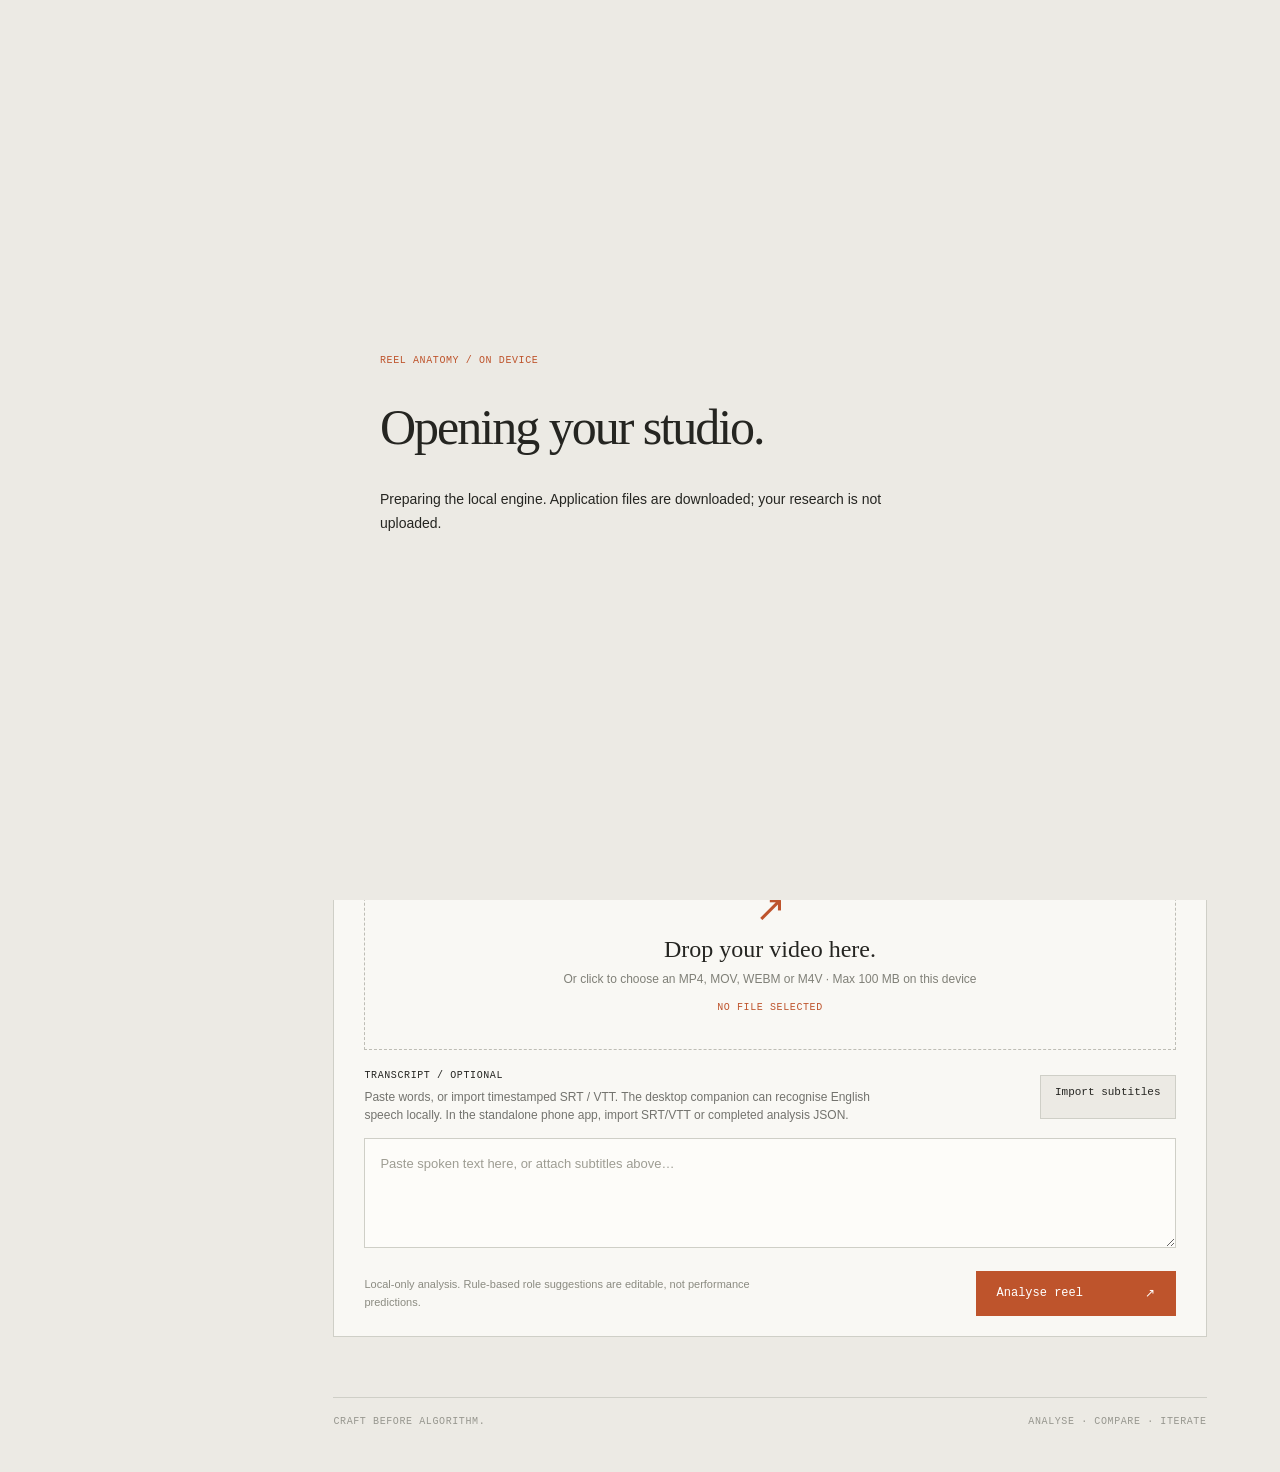
<file: index.html>
<!doctype html>
<html lang="en">
<head>
  <meta charset="utf-8">
  <meta name="viewport" content="width=device-width, initial-scale=1, viewport-fit=cover">
  <meta name="referrer" content="no-referrer"><meta http-equiv="Content-Security-Policy" content="default-src 'self'; script-src 'self' 'unsafe-eval' 'wasm-unsafe-eval' https://accounts.google.com/gsi/client; worker-src 'self' blob:; style-src 'self' 'unsafe-inline' https://accounts.google.com/gsi/style; frame-src https://accounts.google.com/gsi/; img-src 'self' data: blob:; media-src 'self' blob:; connect-src 'self' https://accounts.google.com/gsi/ https://www.googleapis.com https://youtubeanalytics.googleapis.com https://api.crossref.org https://www.ebi.ac.uk https://en.wikipedia.org https://huggingface.co https://*.huggingface.co https://*.hf.co https://raw.githubusercontent.com; object-src 'none'; base-uri 'self'; form-action 'none'"><meta name="theme-color" content="#eceae4">
  <link rel="manifest" href="./manifest.webmanifest">
  <link rel="apple-touch-icon" href="./icons/icon-180.png">
  <meta name="apple-mobile-web-app-capable" content="yes">
  <meta name="apple-mobile-web-app-status-bar-style" content="default">
  <meta name="apple-mobile-web-app-title" content="Reel Anatomy">
  <title>Reel Anatomy · Creative analysis workbench</title>
  <link rel="stylesheet" href="./web/style.css">
  <link rel="stylesheet" href="./web/studio.css">
  <link rel="stylesheet" href="./phone.css">
<link rel="icon" href="./icons/icon-192.png"><link rel="stylesheet" href="./sanctum.css"><link rel="stylesheet" href="./factory.css"><link rel="stylesheet" href="./release_desk.css"><link rel="stylesheet" href="./creative_lab.css"><link rel="stylesheet" href="./connections.css"></head>
<body>
  <div class="shell">
    <header class="topbar">
      <div class="brand" aria-label="Reel Anatomy">
        <div class="brand-mark"><span></span><span></span><span></span></div>
        <div class="brand-name">REEL <strong>ANATOMY</strong></div>
      </div>
      <div class="top-center">ON-DEVICE RESEARCH / FILMING STUDIO <span class="version">1.0 RC</span></div>
      <button id="install-phone" class="outline-button">Install</button><div class="header-right"><span class="live-dot"></span><span id="system-status">Checking local engine</span></div>
    </header>
    <div class="workspace">
      <aside class="sidebar">
        <div class="side-top">
          <div class="eyebrow">LIBRARY <span id="project-count">00</span></div>
          <button class="side-new" id="new-project">+ New analysis</button>
        </div>
        <nav id="project-list" class="project-list" aria-label="Saved projects"></nav>
        <div class="side-bottom">
          <span class="eyebrow">WORKFLOW</span>
          <p>01 / Import a video</p>
          <p>02 / Inspect speech &amp; edits</p>
          <p>03 / Compare what performed</p>
          <div class="privacy">PRIVATE BY DESIGN <span>↗</span><small>Video stays on this device. No automatic Instagram scraping or paid AI calls.</small></div>
        </div>
      </aside>
      <main class="main">
        <nav class="workspace-tabs" aria-label="Research workflow">
          <button data-studio-tab="home">Start</button><button data-studio-tab="sanctum">Sanctum</button><button data-studio-tab="library">Library</button><button data-studio-tab="breakdown" class="selected">Breakdown</button><button data-studio-tab="patterns">Patterns</button><button data-studio-tab="create">Studio</button><button data-studio-tab="factory">Reel Factory</button><button data-studio-tab="results">Results</button><button data-studio-tab="settings" class="settings-tab">Settings</button>
        </nav>
        <div class="research-bar"><label>RESEARCH PROJECT <select id="research-select" aria-label="Research project"></select></label><button id="new-research" class="outline-button">New project</button><span id="research-context"></span></div>
<section id="studio-sanctum" class="studio-pane sanctum-pane" hidden>
  <div class="sanctum-heading"><div><span class="kicker">ULTRON / RESEARCH WORKSPACE</span><h1>Enter the <em>Sanctum.</em></h1><p>Collect evidence. Challenge the convenient answer. Make something worth testing.</p></div><span class="pill" id="sanctum-engine">EVIDENCE MODE · NO MODEL LOADED</span></div>
  <div id="sanctum-stats" class="mini-stats" aria-live="polite"></div>
  <nav class="room-tabs" aria-label="Sanctum workspace"><button data-room="sources" class="selected">Archives</button><button data-room="investigate">Cerebro</button><button data-room="claims">Evidence board</button><button data-room="ultron">Ask Ultron</button><button data-room="lab">Creative Lab</button></nav>
  <div id="room-lab" hidden>
 <div class="section-top"><div><span class="kicker">AUDIENCE → ORIGINALITY → FEEDBACK</span><h2>Make the next post more deliberate.</h2></div></div>
 <p class="small-note">Local, inspectable tools. No invented audience, trained quality score, or prediction of reach.</p>
 <nav class="lab-tabs" aria-label="Creative Lab sections"><button data-lab-tab="voice">Channel playbook</button><button data-lab-tab="audience">Audience questions</button><button data-lab-tab="review">Script review</button><button data-lab-tab="retention">Retention map</button></nav>
 <section id="lab-voice">
  <form id="lab-profile-form" class="studio-card"><h3>Keep our voice, not somebody else's.</h3><label class="hypothesis-label">Audience<input id="lab-audience" maxlength="500" placeholder="Who this project serves"></label><label class="hypothesis-label">Voice and editorial principles<textarea id="lab-voice-rules" maxlength="1500" rows="3" placeholder="Direct, specific, conversational. Demonstrate before making claims."></textarea></label><div class="form-grid"><label>Prefer these phrases or habits<textarea id="lab-preferred" maxlength="1000" rows="3"></textarea></label><label>Avoid these phrases, one per line<textarea id="lab-avoid" maxlength="1000" rows="3" placeholder="game-changer&#10;you won't believe"></textarea></label></div><label class="hypothesis-label">Usual call to action<input id="lab-cta" maxlength="300"></label><label class="hypothesis-label">An example of our own writing, optional<textarea id="lab-example" maxlength="3000" rows="4"></textarea></label><label class="check-label"><input id="lab-example-owned" type="checkbox"> I own this example or have permission to adapt it.</label><label class="hypothesis-label">Pacing review threshold, words per minute<input id="lab-pace" type="number" min="80" max="260" value="180"></label><p class="small-note">This is user-authored guidance, not a trained voice model. Pacing is a rehearsal flag, not a retention forecast. The enabled local assistant receives a bounded part of this guidance; inspect its context before asking.</p><div class="actions"><button class="primary-button">Save playbook</button><button id="lab-use-profile" class="outline-button" type="button">Use in a filming brief</button><span id="lab-profile-version" class="small-note"></span></div></form>
 </section>
 <section id="lab-audience-panel" hidden>
  <div class="studio-card"><h3>What people actually ask.</h3><p>Import an authorised audience sample. The app keeps text, themes and source links, not author columns. Remove names and identifying details before import.</p><form id="lab-signal-form"><label class="hypothesis-label">Question, objection or request<textarea id="lab-signal-text" rows="3" maxlength="2000" required></textarea></label><div class="form-grid"><label>Theme<input id="lab-signal-theme" maxlength="120" placeholder="e.g. editing on a phone"></label><label>Type<select id="lab-signal-kind"><option value="question">Question</option><option value="objection">Objection</option><option value="request">Request</option><option value="unclassified">Unclassified</option></select></label><label>Public source URL, optional<input id="lab-signal-url" type="url" placeholder="https://…"></label><label>Provenance<input id="lab-signal-provenance" maxlength="500" required value="User-supplied audience sample"></label></div><label class="check-label"><input id="lab-audience-permission" type="checkbox" required> I may use this sample and have removed identifying details. Basic automated filtering is not complete anonymisation.</label><div class="actions"><button class="primary-button">Add observation</button><label class="file-mini">Import audience CSV<input id="lab-signal-csv" type="file" accept=".csv,text/csv"></label><button id="lab-signal-template" type="button" class="outline-button">CSV template</button></div><p class="small-note">Up to 500 rows per import, 5,000 per project. Columns: text, theme, signal_kind, source_url, provenance, observed_at. Repeat imports do not increase counts. Groups use your theme labels; they are not inferred psychological profiles.</p></form></div>
  <div id="lab-signal-groups"></div>
 </section>
 <section id="lab-review" hidden>
  <form id="lab-review-form" class="studio-card"><h3>Review the idea before seeing the score.</h3><p>No views or outcome ranks enter these checks. They flag dense speech, voice-rule conflicts, missing shot direction and wording overlap with supplied reference transcripts.</p><label class="hypothesis-label">Saved filming brief<select id="lab-plan" required></select></label><label class="hypothesis-label">Which beat actually delivers the opening promise?<select id="lab-payoff"><option value="">Not mapped yet</option></select></label><p class="small-note">You identify the payoff. The tool cannot infer truth or delivery from matching words. Reference matching covers up to 200 distinct assets and is not a plagiarism verdict.</p><button class="primary-button">Review saved script</button></form><div id="lab-reviews"></div>
 </section>
 <section id="lab-retention" hidden>
  <form id="lab-retention-form" class="studio-card"><h3>Put the actual audience curve beside the words.</h3><label class="hypothesis-label">Video in this project<select id="lab-retention-post" required></select></label><label class="hypothesis-label">Measured points: seconds, retention_percent<textarea id="lab-retention-points" rows="5" required placeholder="seconds,retention_percent&#10;0,100&#10;3,78&#10;8,61"></textarea></label><label class="file-mini">Read retention CSV<input id="lab-retention-csv" type="file" accept=".csv,text/csv"></label><div class="form-grid"><label>Measurement source<input id="lab-retention-source" maxlength="1000" required placeholder="Platform export or manually transcribed analytics"></label><label>Audience segment / filters<input id="lab-retention-label" maxlength="200" required value="All supplied viewers"></label><label>Observation date and time<input id="lab-retention-date" type="datetime-local" required></label><label>Sample size, if supplied<input id="lab-retention-n" type="number" min="1" step="1" placeholder="Unknown"></label></div><label class="check-label"><input id="lab-retention-permission" type="checkbox" required> These are real analytics I am authorised to use, not a prediction.</label><button class="primary-button">Save measured retention</button><p class="small-note">This schema uses audience percentages, not relative-retention indices or view counts. Repeat viewing can produce values over 100%. No interpolation is treated as a measured point.</p></form><label class="hypothesis-label">Saved observation<select id="lab-retention-series"></select></label><div id="lab-retention-result"></div>
 </section>
</div>

  <div id="room-sources">
    <div class="section-top"><h2>Sources, not just bookmarks.</h2><button id="source-new" class="primary-button">Add evidence</button></div>
    <p class="small-note">Everything is scoped to the selected research project. A search excerpt is not a read article. Source text stays on this device.</p>
    <div class="library-tools"><label class="grow">Search saved content<input id="source-search" type="search" placeholder="Search titles, abstracts and notes"></label><button id="source-refresh" class="outline-button">Search archive</button><label class="file-mini">Import TXT / Markdown / CSV<input id="source-files" type="file" multiple accept=".txt,.md,.csv"></label><button id="source-transcripts" class="outline-button">Bring in video transcripts</button></div>
    <div class="actions"><button id="dossier-json" class="outline-button">Export research dossier</button><button id="dossier-md" class="outline-button">Export cited report</button><span id="source-selection" class="small-note">No explicit selection. Ultron will retrieve relevant saved excerpts.</span></div>
    <p class="small-note">CSV columns: title, url, content, author, published, kind, level, provenance. Content must be supplied legally; a URL alone is saved as metadata, never silently scraped.</p>
    <div id="sources-list" class="research-posts"></div><div class="actions"><button id="sources-prev" class="outline-button">Previous</button><button id="sources-next" class="outline-button">Next</button></div>
  </div>
  <div id="room-investigate" hidden>
    <div class="section-top"><h2>Bounded investigations. Visible receipts.</h2></div>
    <p>Search public scholarly records and background references, then inspect and challenge what returns. This is not unrestricted social-platform scraping or a claim that every result was read.</p>
    <form id="investigation-form" class="studio-card"><label class="hypothesis-label">Research question<input id="investigation-question" maxlength="240" required placeholder="What affects sharing of short-form educational videos?"></label><div class="actions"><button id="make-research-plan" type="button" class="outline-button">Draft three search angles</button><a class="outline-button" id="external-social-search" target="_blank" rel="noopener noreferrer" href="https://www.youtube.com/">Open social-video search</a></div><label class="hypothesis-label">Editable queries, one per line, up to six<textarea id="investigation-queries" rows="4" required maxlength="1800"></textarea></label><div class="actions"><label class="check-label"><input id="provider-crossref" type="checkbox" checked> Crossref: scholarly metadata / abstracts</label><label class="check-label"><input id="provider-wikipedia" type="checkbox" checked> Wikipedia: background excerpts</label></div><label class="check-label"><input id="discovery-consent" type="checkbox" required> Send these queries to the selected public services. Do not include confidential terms. Each service can see the query and network address; saved documents are not sent.</label><div class="actions"><button id="run-investigation" class="primary-button">Run this plan</button><button id="stop-investigation" type="button" class="outline-button" disabled>Stop</button></div><p class="small-note">At most 12 search requests per run, eight results per request. Runs only while this app is open. Failed or interrupted steps need explicit resume. Query expansion is a transparent template, not an AI research claim.</p></form>
    <div id="investigation-log" role="status" aria-live="polite"></div><h3>Research history</h3><div id="research-runs"></div>
  </div>
  <div id="room-claims" hidden>
    <div class="section-top"><h2>Keep the claim attached to its evidence.</h2></div>
    <form id="claim-form" class="studio-card"><input type="hidden" id="claim-identity"><label class="hypothesis-label">Claim or question<textarea id="claim-statement" maxlength="2000" rows="2" required></textarea></label><div class="form-grid"><label>Saved source<select id="claim-source" required></select></label><label>Your assessment<select id="claim-stance"><option value="supports">Supports</option><option value="challenges">Challenges</option><option value="context">Context only</option></select></label></div><label class="hypothesis-label">Exact quotation from the saved content<textarea id="claim-quote" maxlength="2000" rows="3" required></textarea></label><p class="small-note">The app checks that the quotation exists. It does not turn your assessment into a verified fact. Add opposing evidence to the same claim to expose a conflict.</p><div class="actions"><button class="primary-button">Record evidence link</button><button id="claim-clear" type="button" class="outline-button">New claim</button></div></form>
    <div id="claims-list"></div>
    <details class="studio-card"><summary>Council challenge checklist</summary><p>This is a review procedure, not independent agents.</p><label class="check-label"><input type="checkbox"> Did we include ordinary and unsuccessful posts?</label><label class="check-label"><input type="checkbox"> Are creator, age, platform and distribution comparable?</label><label class="check-label"><input type="checkbox"> Is there primary evidence and a counterexample?</label><label class="check-label"><input type="checkbox"> Does the source support this exact claim, not a neighbouring claim?</label><label class="check-label"><input type="checkbox"> What would change our conclusion?</label></details>
  </div>
  <div id="room-ultron" hidden>
    <div class="ultron-intro"><div class="ultron-mark" aria-hidden="true">U</div><div><h2>Ultron Prime</h2><p>I work from this project's evidence. The Sanctum is the workshop; the source trail stays visible.</p></div></div>
    <div class="limits-box"><strong id="assistant-capability">Evidence mode retrieves saved excerpts. It does not pretend to be generative AI.</strong><p>An optional on-device model adds language-model reasoning. This app does not inherit this ChatGPT session, its model, memory, connected accounts or tools.</p><button id="open-local-model" class="outline-button">Local reasoning setup</button></div>
    <div id="ultron-messages" class="ultron-messages" aria-live="polite"></div>
    <form id="ultron-form" class="studio-card"><label class="hypothesis-label">Question<textarea id="ultron-question" rows="3" required maxlength="3000" placeholder="What does our evidence support, where does it disagree, and what should we test next?"></textarea></label><div class="actions"><label>Mode <select id="ultron-mode"><option value="evidence">Evidence map · no model</option><option value="local_model">Local model · must be enabled</option></select></label><button id="ask-ultron" class="primary-button">Ask Ultron</button><button id="preview-context" type="button" class="outline-button">Inspect context</button><button id="stop-ultron" type="button" class="outline-button" disabled>Stop generation</button></div><p class="small-note">Use checked sources from Archives, or let local search choose relevant excerpts. Model proposals never modify a claim or publish a post automatically.</p></form>
    <details class="studio-card"><summary>What this Sanctum can actually reach</summary><p><strong>Cerebro:</strong> the two explicit public-search connectors, source imports and local retrieval.</p><p><strong>Archives:</strong> this project's saved evidence. <strong>Watcher:</strong> citations, revisions and run records.</p><p><strong>Council:</strong> the challenge checklist, not an independent review panel. <strong>Studio:</strong> your existing script and experiment workflow.</p><p>No private Sanctum repository, other chats, email, social-account credentials or local computer commands are exposed.</p></details>
  </div>
</section>
<dialog id="source-dialog" class="post-dialog"><div class="section-top"><h2 id="source-dialog-heading">Source evidence</h2><button id="source-close" type="button" class="outline-button">Close</button></div><form id="source-form"><input id="source-identity" type="hidden"><div class="form-grid"><label class="span-two">Title<input id="source-title" required maxlength="500"></label><label class="span-two">Source URL<input id="source-url" type="url" placeholder="https://…"></label><label>Author / creator<input id="source-author" maxlength="500"></label><label>Publication date, if known<input id="source-published" maxlength="100"></label><label>Type<select id="source-kind"><option value="web">Web source</option><option value="paper">Paper</option><option value="social">Social post</option><option value="note">Note</option><option value="video_transcript">Video transcript</option></select></label><label>What we have<select id="source-level"><option value="excerpt">Excerpt</option><option value="metadata">Metadata only</option><option value="full_text">Supplied full text</option><option value="user_note">User note</option><option value="transcript">Transcript</option></select></label><label class="span-two">Provenance<input id="source-provenance" maxlength="1000" required></label><label class="span-two">Saved content<textarea id="source-content" rows="10" maxlength="100000"></textarea></label><label class="span-two">Notes<textarea id="source-note" rows="3" maxlength="4000"></textarea></label><label class="span-two">Tags, comma separated<input id="source-tags" maxlength="900"></label></div><label class="check-label"><input id="source-reviewed" type="checkbox"> I reviewed this saved content. This is not a fact-check certification.</label><div class="actions"><button class="primary-button">Save source</button><button id="source-claim" type="button" class="outline-button">Use in a claim</button><button id="source-delete" type="button" class="outline-button">Remove source</button></div></form></dialog>
<dialog id="context-dialog" class="post-dialog"><h2>Context sent to the local assistant</h2><p class="small-note">Only these excerpts are included. No whole-library or private-chat upload is performed.</p><pre id="context-preview"></pre><button id="context-close" class="outline-button">Close</button></dialog>
<dialog id="local-model-dialog" class="post-dialog"><div class="section-top"><h2>Local reasoning, explicitly enabled.</h2><button id="local-model-close" class="outline-button">Close</button></div><p>The model runs on this device through WebLLM. Its initial weights and runtime download from the model publisher can be hundreds of megabytes or more. Storage and memory use depend on the selected model; this is not the ChatGPT Pro model.</p><label class="hypothesis-label">Model<select id="local-model-select"></select></label><p id="local-model-memory" class="small-note"></p><label class="check-label"><input id="local-model-consent" type="checkbox"> I approve downloading and caching this model on this device. No paid cloud fallback.</label><div class="actions"><button id="local-model-load" class="primary-button">Load chosen model</button><button id="local-model-unload" class="outline-button">Unload from memory</button></div><p id="local-model-status" role="status">Not loaded. Evidence mode works without a model or a download.</p><p class="small-note">WebGPU and sufficient memory are required. Small models can miss evidence or invent reasoning; citations are checked for text matches, not logical truth. Stop if the device becomes hot. Unloading frees the active model but does not remove cached download files.</p></dialog>

<section id="studio-factory" class="studio-pane" hidden>
 <div class="studio-heading"><span class="kicker">SANCTUM TOOL / REEL FACTORY</span><h1>Research in.<br><em>Finished edits out.</em></h1><p>Turn an original filming brief into three editable opening variants, bind the claims to evidence, and assemble a vertical video with your own footage and voice.</p></div>
 <div class="limits-box"><strong>Production readiness is not a prediction of reach.</strong><p>No guaranteed virality or invented performance score. A reviewed export requires current evidence, explicit media rights and your review of the actual edit. Draft exports remain visibly marked.</p></div>
 <details class="studio-card"><summary>See an actual factory output</summary><p>Original caption-led drafts, not a performance claim or final human-approved campaign.</p><video controls playsinline preload="none" src="./examples/reel-factory-A-draft.mp4" style="max-height:60vh;max-width:100%"></video><p><a href="./examples/README.md" target="_blank" rel="noopener">Sources and scope</a> · <a href="./examples/reel-factory-B-draft.mp4">Opening B</a> · <a href="./examples/reel-factory-C-draft.mp4">Opening C</a></p></details>
 <form id="factory-create" class="studio-card"><div class="section-top"><h3>Start from our existing work</h3><button type="button" id="factory-to-studio" class="outline-button">Write a filming brief</button></div><label class="hypothesis-label">Saved filming brief<select id="factory-plan" required></select></label><label class="hypothesis-label">Campaign title<input id="factory-title" maxlength="250" placeholder="Optional: use the brief's topic"></label><p class="small-note">Select the research claims this edit may use. You will map them to individual shots next.</p><div id="factory-claims" class="factory-claim-choices"></div><button class="primary-button">Create three opening variants</button><p class="small-note">The original plan and reference footage are not altered. Variations reuse the Studio's transparent planner, not a learned viral predictor.</p></form>
 <div class="library-tools"><label class="grow">Production campaigns<select id="factory-campaign"></select></label><button id="factory-open" class="outline-button">Open campaign</button><button id="factory-refresh" class="outline-button">Refresh list</button></div>
 <section id="factory-editor" hidden>
  <div class="section-top"><div><span id="factory-revision" class="kicker"></span><h2 id="factory-name"></h2></div><span id="factory-dirty" class="pill">SAVED</span></div>
  <nav id="factory-variants" class="room-tabs" aria-label="Opening variants"></nav>
  <div class="factory-layout"><div class="factory-preview-wrap"><canvas id="factory-preview" width="360" height="640" aria-label="Reel frame preview"></canvas><label>Timeline <input id="factory-scrub" type="range" min="0" max="30" step="0.1" value="0"></label><p id="factory-time" class="small-note">0.0 seconds</p><button id="factory-preview-refresh" class="outline-button">Update frame preview</button><p class="small-note">Visuals are muted. Attach your narration/audio below. Captions use planned timing unless a narration-timed track is attached below.</p></div>
  <div><div id="factory-audit" class="studio-card"></div><div class="studio-card"><label class="hypothesis-label">Test hypothesis<textarea id="factory-hypothesis" rows="3" maxlength="1000"></textarea></label><div class="form-grid"><label>Primary metric<input id="factory-metric" maxlength="200"></label><label>Observation window<select id="factory-window"><option value="24h">24 hours</option><option value="72h">72 hours</option><option value="7d">7 days</option></select></label></div><label class="hypothesis-label">Post caption<textarea id="factory-caption" rows="4" maxlength="2200"></textarea></label></div>
   <div class="studio-card"><h3>Your voice, not a synthetic placeholder.</h3><label class="file-mini">Attach narration / audio<input id="factory-audio" type="file" accept="audio/*,.wav,.mp3,.m4a"></label><p id="factory-audio-info" class="small-note">No narration attached.</p><label class="check-label"><input id="factory-silent" type="checkbox"> I deliberately want a silent, caption-led edit.</label><div class="form-grid"><label>Audio rights<select id="factory-audio-rights"><option value="unconfirmed">Unconfirmed</option><option value="owned">I own this recording</option><option value="licensed">Licensed for this use</option></select></label><label>Licence / provenance note<input id="factory-audio-note" maxlength="1000"></label></div><button id="factory-audio-remove" class="outline-button">Remove audio</button><p class="small-note">Files stay on this device. No paid voice generation, cloning or model download is triggered.</p></div>
  </div></div>
  <h2>Shot assembly and claim review</h2><div id="factory-shots"></div>
  <div class="actions"><button id="factory-save" class="primary-button">Save this variant</button><button id="factory-copy-visuals" class="outline-button">Reuse these visuals in other variants</button><button id="factory-evidence" class="outline-button">Refresh linked evidence</button></div>
  <div class="studio-card"><h3>Review this exact version</h3><p>Review the edit, not just the paperwork. Approval is removed whenever the script, assets or evidence change.</p><label class="hypothesis-label">Reviewer name<input id="factory-reviewer" maxlength="100" placeholder="Your name or initials"></label><label class="check-label"><input data-factory-check="claims_checked" type="checkbox"> The wording stays within the sources and includes material limitations.</label><label class="check-label"><input data-factory-check="rights_checked" type="checkbox"> I have rights to the wording, visuals and audio.</label><label class="check-label"><input data-factory-check="timing_checked" type="checkbox"> I reviewed captions, narration and timing.</label><label class="check-label"><input data-factory-check="visuals_checked" type="checkbox"> I reviewed the actual edit and its visuals for accuracy and readability.</label><button id="factory-approve" class="primary-button">Record human review</button></div>
  <div class="studio-card"><h3>Render locally</h3><div class="form-grid"><label>Output size<select id="factory-size"><option value="720">720 × 1280</option><option value="1080">1080 × 1920</option></select></label><label>Review state<select id="factory-mode"><option value="draft">Draft, visibly marked</option><option value="reviewed">Human-reviewed edit</option></select></label></div><div class="actions"><button id="factory-render" class="primary-button">Render selected Reel</button><button id="factory-batch" class="outline-button">Render all three variants</button><button id="factory-stop" class="outline-button" disabled>Stop render</button></div><progress id="factory-progress" max="1" value="0"></progress><p id="factory-render-status" role="status">The browser selects a supported MP4 or WebM encoder. Keep the app visible; exporting runs in real time.</p><div class="actions"><button id="factory-package" class="outline-button">Production package JSON</button><button id="factory-batch-package" class="outline-button">All variant packages</button><button id="factory-srt" class="outline-button">Caption SRT</button><button id="factory-notes" class="outline-button">Sources, caption and test card</button></div><p class="small-note">There is no automatic social publishing. Source video and audio are not embedded in the JSON package. Rendered files are excluded from library backups.</p></div>
  <div id="factory-outputs"></div>
 </section>
</section>

<section id="studio-home" class="studio-pane" hidden>
 <div class="studio-heading"><span class="kicker">REEL ANATOMY / SANCTUM</span><h1>Research.<br><em>Make. Measure.</em></h1><p>From source evidence to an original edit, with the decisions and results kept together.</p></div>
 <div class="workflow-grid"><button class="workflow-card" data-go="sanctum"><span>01 / UNDERSTAND</span><strong>Build the evidence.</strong><p>Read sources, compare claims and ask Ultron what the evidence supports.</p></button><button class="workflow-card" data-go="create"><span>02 / PLAN</span><strong>Write our next post.</strong><p>Save the promise, proof, script and the one thing we intend to test.</p></button><button class="workflow-card" data-go="factory"><span>03 / MAKE</span><strong>Produce the variants.</strong><p>Assemble our footage and narration into original, source-linked edits.</p></button><button class="workflow-card" data-go="results"><span>04 / LEARN</span><strong>Record what happened.</strong><p>Track the actual post against our hypothesis. Missing results remain unknown.</p></button></div>
 <div class="studio-card"><div class="section-top"><h3>Keep your work recoverable.</h3><button class="outline-button" data-go="settings">Project packs & diagnostics</button></div><p>Research stays on this device. A project pack carries the library and selected original media together; there is no automatic cloud sync.</p><p class="small-note">This is a <strong>1.0 release candidate</strong>. Physical iPhone export, actual model reasoning quality, platform connections and real campaign outcomes remain separate qualification gates.</p></div>
 <div class="studio-card"><h3>Production is not a promise of distribution.</h3><p>Evidence, current sources and deliberate tests are useful. Guaranteed virality is not a capability this app claims.</p><span id="home-build" class="kicker">Loading build identity…</span></div>
</section>
<dialog id="document-viewer" class="post-dialog"><div class="section-top"><h2 id="document-title">Original PDF page</h2><button id="document-close" class="outline-button">Close</button></div><div class="actions"><button id="document-prev" class="outline-button">Previous page</button><label>Page <input id="document-page" type="number" min="1" value="1" style="width:80px"></label><button id="document-next" class="outline-button">Next page</button></div><p id="document-page-status" role="status"></p><canvas id="document-canvas" aria-label="Rendered original PDF page" style="width:100%;height:auto"></canvas><p class="small-note">Inspect the original layout. Extracted text can miss tables, equations and image-only content. Rendering a page does not mean a model has understood it.</p></dialog>

        <section id="studio-library" class="studio-pane" hidden>
          <div class="studio-heading"><span class="kicker">01 / RESEARCH LIBRARY</span><h1>Find the pattern.<br><em>Keep the evidence.</em></h1><p>Collect relevant videos, not just winners. Keep source footage, observed results and your own experiments separate.</p></div>
          <form id="research-form" class="studio-card" hidden><h3>Define the question</h3><div class="form-grid"><label>Project name<input name="title" maxlength="120" required></label><label>Platform<select name="platform"><option value="instagram">Instagram</option><option value="youtube">YouTube</option><option value="tiktok">TikTok</option><option value="other">Other</option></select></label><label>Topic<input name="topic" maxlength="500" required></label><label>Audience<input name="audience" maxlength="500" required></label><label class="span-two">Objective<input name="objective" maxlength="500" required></label></div><button class="primary-button">Create research project</button></form>
          <details class="studio-card intake" open><summary>Import a collection</summary><p>Processing stays on this device. Keep the app visible while inspecting videos. Identical footage and transcripts reuse analysis; distinct publications remain separate records.</p>
            <form id="queue-form"><div class="form-grid"><label class="span-two">Videos<input id="queue-files" type="file" multiple accept=".mp4,.mov,.webm,.m4v" required></label><label class="span-two">Optional subtitles, matched by video filename<input id="queue-captions" type="file" multiple accept=".srt,.vtt,.txt"></label><label>Collection<select name="collection"><option value="reference">Reference posts</option><option value="own">Our published posts</option><option value="draft">Our drafts</option></select></label><label>Creator<input name="creator" maxlength="100" placeholder="Same creator name across comparable posts"></label><label>Topic cohort<input name="cohort" maxlength="120" placeholder="Example: software demonstrations"></label><label>Distribution<select name="distribution"><option value="unknown">Unknown</option><option value="organic">Organic, confirmed</option><option value="paid">Paid promotion</option></select></label></div><label class="check-label"><input name="rights_confirmed" type="checkbox" required> I own this footage or have permission to process it.</label><div class="actions"><button id="queue-submit" class="primary-button">Add to analysis queue ↗</button><span id="queue-upload-note" role="status"></span></div></form>
          </details>
          <div class="studio-card"><div class="section-top"><h3>Processing queue</h3><button id="queue-toggle" class="outline-button">Pause queue</button></div><p class="small-note">One worker at a time. Interrupted jobs require explicit resume. Pausing takes effect after the current job.</p><div id="queue-list"></div></div>
          <div class="library-tools"><label class="grow">Search titles, creators and transcripts<input id="research-search" type="search" placeholder="Find a phrase or subject…"></label><label>Collection<select id="collection-filter"><option value="">All collections</option><option value="reference">References</option><option value="own">Our posts</option><option value="draft">Our drafts</option></select></label></div>
          <div class="actions"><label class="file-mini">Import metadata CSV<input id="research-metadata-csv" type="file" accept=".csv"></label><label class="file-mini">Import snapshots CSV<input id="research-snapshot-csv" type="file" accept=".csv"></label><button id="export-library-template" class="outline-button">Export metadata template</button><button id="export-snapshot-template" class="outline-button">Snapshot template</button><button id="export-research" class="outline-button">Export research data</button></div>
          <div id="csv-import-result" class="small-note" role="status"></div><div id="research-posts" class="research-posts"></div>
        </section>
        <section id="studio-patterns" class="studio-pane" hidden>
          <div class="studio-heading"><span class="kicker">03 / PATTERNS</span><h1>Compare fairly.<br><em>Question the winners.</em></h1><p>Compare performance relative to earlier posts from the same creator. These are exploratory associations, never promises of virality.</p></div>
          <div class="library-tools"><label>Observation window<select id="pattern-window"><option value="24h">24 hours ± 6 hours</option><option value="72h">72 hours ± 12 hours</option><option value="7d">7 days ± 1 day</option><option value="lifetime">Lifetime, not age-matched</option></select></label><label>Metric definition<select id="pattern-definition"><option value="instagram_views">Instagram views</option><option value="youtube_views">YouTube views</option><option value="youtube_engaged_views">YouTube engaged views</option><option value="tiktok_views">TikTok views</option><option value="manual_views">Manually defined views</option></select></label><button id="find-patterns" class="primary-button">Compare evidence</button></div><div id="pattern-output"></div>
        </section>
        <section id="studio-create" class="studio-pane" hidden>
          <div class="studio-heading"><span class="kicker">04 / PRODUCTION STUDIO</span><h1>Make something<br><em>worth testing.</em></h1><p>Start with your audience, a truthful promise and footage you can actually make. Relevant examples inform structure, not imitation.</p></div>
          <form id="brief-form" class="studio-card"><div class="section-top"><h3>Our next post</h3><span class="pill">ORIGINAL BRIEF</span></div><div class="form-grid"><label>Topic<input name="topic" required maxlength="250" placeholder="What are we showing?"></label><label>Audience<input name="audience" required maxlength="500" placeholder="Who is this useful for?"></label><label>Goal<input name="goal" required maxlength="120" placeholder="Qualified interest, saves, shares…"></label><label class="span-two">Pattern to test, not a promised result<select id="brief-pattern" name="pattern_key"><option value="">Use my brief without a pattern claim</option><option value="opening_question">Question in the opening</option><option value="early_demo">Show the demonstration early</option><option value="early_proof">Show proof early</option><option value="cta">One clear call to action</option><option value="frequent_cuts">Purposeful visual changes</option></select></label><input type="hidden" id="brief-pattern-window" name="pattern_window" value="72h"><input type="hidden" id="brief-pattern-definition" name="pattern_definition" value="instagram_views"><label>Length in seconds<input name="duration" type="number" min="10" max="120" value="30" required></label><label class="span-two">The honest promise<input name="promise" required maxlength="500" placeholder="What can the viewer learn or see?"></label><label class="span-two">Method / what you will demonstrate<textarea name="method" required maxlength="800" rows="3"></textarea></label><label class="span-two">Actual proof or evidence you can show<textarea name="proof" required maxlength="1500" rows="3" placeholder="Use verified facts. Do not invent a result to complete the story."></textarea></label><label>Available footage<input name="footage" required maxlength="800" placeholder="Screen capture, talking head, product close-up…"></label><label>Tone<input name="tone" maxlength="120" placeholder="Direct, practical, calm…"></label><label class="span-two">One call to action<input name="cta" required maxlength="300"></label></div><button class="primary-button" id="create-plan">Build filming brief ↗</button><p class="small-note">The included planner is a transparent structured tool. Learned refinement belongs to the desktop edition; transfer its results by JSON.</p></form>
          <div class="library-tools"><label class="grow">Saved filming briefs<select id="plan-select"><option value="">Choose a brief</option></select></label><button id="load-plan" class="outline-button">Open brief</button></div><div id="plan-output"></div>
          <div class="studio-card"><h3>Review the rough cut</h3><p>Measure the uploaded draft against the selected brief. Checks cite actual timestamps and distinguish suggestions from observations.</p><form id="draft-review-form"><div class="form-grid"><label>Our draft<select id="draft-review-post" required></select></label><button class="primary-button">Review against open brief</button></div></form><div id="draft-review-output"></div></div>
        </section>
        <section id="studio-results" class="studio-pane" hidden>
          <div class="studio-heading"><span class="kicker">05 / RESULTS</span><h1>Write the hypothesis.<br><em>Then meet reality.</em></h1><p>Freeze what you intend to test before publication. Keep the original brief and record outcomes, including the ones that disappoint.</p></div>
          <form id="experiment-form" class="studio-card"><h3>Plan a test</h3><div class="form-grid"><label>Filming brief<select id="experiment-plan" required></select></label><label>Our draft / post<select id="experiment-post" required></select></label><label class="span-two">The one major change<textarea name="change" required maxlength="1000" rows="2" placeholder="Show the outcome before the explanation instead of introducing myself first."></textarea></label><label class="span-two">Hypothesis<textarea name="hypothesis" maxlength="1000" rows="2" placeholder="Leave blank to use the brief's hypothesis."></textarea></label><label class="span-two">Observation window<select name="window"><option value="72h">72 hours</option><option value="24h">24 hours</option><option value="7d">7 days</option></select></label><label class="span-two">Primary metric<input name="primary_metric" maxlength="200" placeholder="Leave blank to use the brief's metric."></label></div><button class="primary-button">Record prospective test</button></form><div id="experiment-output"></div>
        </section>
        <section id="studio-settings" class="studio-pane" hidden><div class="studio-heading"><span class="kicker">ON-DEVICE WORKSPACE</span><h1>Your research.<br><em>In your hands.</em></h1><p>This edition works without an account. Research and video stay in this browser by default. Optional account reports and encrypted metadata sync require explicit setup and consent below; original media is not synced.</p></div>
<div class="studio-card"><h3>Bring your work with you</h3><p>Import desktop analysis JSON, a research export, or a phone backup. Importing an analysis does not transfer its original video. Attach that separately for playback.</p><label class="file-mini">Import JSON files<input id="import-phone-json" type="file" accept=".json,application/json" multiple></label><div class="actions"><button id="export-backup" class="primary-button">Export library backup</button><button id="export-recovery" class="outline-button">Export pre-restore recovery</button><button id="share-export" class="outline-button" hidden>Share last export</button></div><p class="small-note">Backups include research, scripts, observations and analysis, not source video files. Browser storage can be evicted. Export important work.</p></div>
<div class="studio-card"><h3>Playback and storage</h3><p>Open an imported video in Breakdown first, then attach its original file here.</p><label class="file-mini">Attach original video<input id="attach-media" type="file" accept="video/*,.mp4,.mov,.webm"></label><div class="actions"><button id="persist-storage" class="outline-button">Request persistent storage</button></div><p id="offline-status" class="small-note">The offline cache is being prepared.</p></div>
<div class="studio-card"><h3>What is doing the work?</h3><p>The existing desktop comparison and planning code runs here inside a Pyodide browser worker. Scripts use the same transparent structured planner, not a learned language model. Local video inspection samples visual changes; it is not frame-accurate scene recognition.</p><p>The standalone phone app uses supplied subtitles. The desktop companion can add local English speech recognition; its availability is shown below. Optional local text-model reasoning is configured separately in Ask Ultron. No remote relay, remote desktop control or cloud-inference fallback is enabled by default.</p><p><a href="./DONORS.md">Open-source credits and provenance</a></p></div>
<div hidden><button id="refresh-models">Models</button><p id="model-status"></p><form id="model-form"><select id="model-select"></select><input type="checkbox" id="model-enable"><button>Save</button></form></div></section>
        <dialog id="post-dialog" class="post-dialog"><div class="section-top"><h2 id="post-dialog-title">Post evidence</h2><button id="close-post-dialog" class="outline-button">Close</button></div><form id="post-meta-form"><div class="form-grid"><label class="span-two">Title<input name="title" maxlength="120" required></label><label>Creator<input name="creator" maxlength="100"></label><label>Cohort<input name="cohort" maxlength="120"></label><label>Collection<select name="collection"><option value="reference">Reference</option><option value="own">Our published post</option><option value="draft">Our draft</option></select></label><label>Distribution<select name="distribution"><option value="unknown">Unknown</option><option value="organic">Organic, confirmed</option><option value="paid">Paid</option></select></label><label>Platform<select name="platform"><option value="instagram">Instagram</option><option value="youtube">YouTube</option><option value="tiktok">TikTok</option><option value="other">Other</option></select></label><label>Format<select name="format"><option value="reel">Reel</option><option value="short">Short</option><option value="video">Video</option><option value="carousel">Carousel</option><option value="text">Text</option></select></label><label>Published, in your local timezone<input name="published_at" type="datetime-local" step="1"></label><label>Source link<input name="source_url" type="url" placeholder="https://…"></label></div><label class="check-label"><input name="rights_confirmed" type="checkbox"> Processing rights confirmed</label><button class="primary-button">Save metadata</button></form><hr><h3>Record an actual observation</h3><form id="snapshot-form"><div class="form-grid"><label>Window<select name="window"><option value="24h">24 hours</option><option value="72h">72 hours</option><option value="7d">7 days</option><option value="lifetime">Lifetime / current total</option></select></label><label>Metric definition<select name="definition"><option value="instagram_views">Instagram views</option><option value="youtube_views">YouTube views</option><option value="youtube_engaged_views">YouTube engaged views</option><option value="tiktok_views">TikTok views</option><option value="manual_views">Manual views</option></select></label><label class="span-two">Observed, in your local timezone<input name="observed_at" type="datetime-local" step="1" required></label><label>Views<input name="views" type="number" min="0" step="1"></label><label>Engaged views, if supplied<input name="engaged_views" type="number" min="0" step="1"></label><label>Likes<input name="likes" type="number" min="0" step="1"></label><label>Saves<input name="saves" type="number" min="0" step="1"></label><label>Shares<input name="shares" type="number" min="0" step="1"></label><label>Comments<input name="comments" type="number" min="0" step="1"></label><label>Qualified conversions<input name="conversions" type="number" min="0" step="1"></label><label>Average watch time, seconds<input name="average_watch_seconds" type="number" min="0" max="86400" step="0.01"></label><label>3-second retention, percent<input name="retention_3s_pct" type="number" min="0" max="100" step="0.01"></label><label>Completion rate, percent<input name="completion_pct" type="number" min="0" max="100" step="0.01"></label><p class="small-note span-two">Enter watch-time and retention only when your analytics source explicitly supplies them. No retention curve is inferred from views.</p><label class="span-two">Source / provenance<input name="source" maxlength="500" required placeholder="Account export, screenshot, manually observed public count…"></label></div><button class="primary-button">Append observation</button><p class="small-note">Missing values remain unknown. Timed observations must match the recorded publication age.</p></form><div id="post-snapshots"></div><hr><h3>Semantic evidence</h3><button id="deep-analyse-post" disabled class="outline-button">Learned analysis: desktop only</button><div id="semantic-output"></div></dialog>

        <section id="start-view" class="start-view">
          <div class="intro-meta"><span>CONTENT RESEARCH TOOLKIT</span><span>REEL / SHORT / UGC</span></div>
          <div class="intro">
            <span class="issue">THE BREAKDOWN / NO. 001</span>
            <h1>See how<br>the <em>frame</em> works.</h1>
            <p class="intro-deck">Dissect short-form video into what is said, what is shown and where the edit changes. Separate creative observations from actual performance evidence.</p>
          </div>
          <div class="form-stage">
            <div class="form-topline"><span>START AN ANALYSIS</span><span>01 <span class="slash">/</span> 03</span></div>
            <form id="upload-form">
              <label class="check-label"><input type="checkbox" required> I have permission to process this video on this device.</label><label class="drop-zone" id="drop-zone">
                <input id="video-file" name="video" type="file" accept="video/mp4,video/quicktime,video/webm,.m4v" multiple required>
                <span class="drop-icon">↗</span>
                <span class="drop-heading">Drop your video here.</span>
                <span class="drop-sub">Or click to choose an MP4, MOV, WEBM or M4V · Max 100 MB on this device</span>
                <span id="chosen-name" class="chosen-name">NO FILE SELECTED</span>
              </label>
              <div class="import-options">
                <div>
                  <div class="field-label">TRANSCRIPT / OPTIONAL</div>
                  <p>Paste words, or import timestamped SRT / VTT. The desktop companion can recognise English speech locally. In the standalone phone app, import SRT/VTT or completed analysis JSON.</p>
                </div>
                <label class="file-mini">Import subtitles<input id="captions-file" type="file" accept=".srt,.vtt,.txt"></label>
              </div>
              <textarea id="transcript-input" spellcheck="true" rows="4" placeholder="Paste spoken text here, or attach subtitles above…"></textarea>
              <div class="form-bottom">
                <p id="upload-hint">Local-only analysis. Rule-based role suggestions are editable, not performance predictions.</p>
                <button class="primary-button" id="analyze-button" type="submit">Analyse reel <span>↗</span></button>
              </div>
              <div id="upload-progress" class="upload-progress" hidden><span class="spinner"></span><span id="progress-label">Processing the video…</span></div>
            </form>
          </div>
          <div class="bottom-note"><span>CRAFT BEFORE ALGORITHM.</span><span>ANALYSE · COMPARE · ITERATE</span></div>
        </section>
        <section id="analysis-view" hidden>
          <div class="analysis-head">
            <button class="back-link" id="back-to-library">← New analysis</button>
            <div class="analysis-topline"><span>FIELD REPORT <span id="report-no">/ 01</span></span><span id="save-indicator">LOCAL COPY</span></div>
            <div class="analysis-title-row"><div><div class="kicker">VIDEO DECONSTRUCTION</div><h2 id="report-title"></h2></div><button class="outline-button" id="save-button">Save corrections</button></div>
            <div class="report-meta"><span id="report-duration"></span><span id="report-utterances"></span><span id="report-cuts"></span><span id="report-source"></span></div>
            <div id="notice-list" class="notice-list"></div>
          </div>
          <div class="overview">
            <div class="video-column">
              <div class="panel-title"><span>01 / ORIGINAL FOOTAGE</span><span id="video-time">00:00</span></div>
              <div class="video-frame"><video id="player" controls playsinline preload="metadata"></video></div>
              <p class="panel-foot">Select a sentence or shot below to inspect its moment.</p>
            </div>
            <div class="breakdown-column">
              <div class="panel-title"><span>02 / STRUCTURE AT A GLANCE</span><span>PROVISIONAL TAGS</span></div>
              <div class="stat-grid">
                <div class="stat"><strong id="stat-sentences">0</strong><span>UTTERANCES</span></div>
                <div class="stat"><strong id="stat-shots">0</strong><span>SHOT INTERVALS</span></div>
                <div class="stat"><strong id="stat-cut-rate">0</strong><span>CUTS / MIN</span></div>
              </div>
              <div class="structure-title">NARRATIVE MIX <span>BY NUMBER OF UTTERANCES</span></div>
              <div id="role-breakdown" class="role-breakdown"></div>
              <div class="insight-note"><span>EDITOR'S NOTE</span><p id="structure-note"></p></div>
            </div>
          </div>
          <div class="timeline-panel">
            <div class="panel-title"><span>03 / CHRONOLOGICAL MAP</span><span>CLICK A BLOCK TO SEEK</span></div>
            <div class="timeline-label"><span>WHAT IS SAID</span><span>START → FINISH</span></div>
            <div class="timeline-track transcript-track" id="speech-track"></div>
            <div class="timeline-label second"><span>WHERE THE CUTS ARE</span><span>AUTOMATIC ESTIMATE</span></div>
            <div class="timeline-track shot-track" id="shot-track"></div>
            <div class="timeline-key" id="timeline-key"></div>
          </div>
          <section class="detail-panel">
            <div class="panel-title"><span>04 / SENTENCE-BY-SENTENCE</span><span id="sentence-count">0 ROWS</span></div>
            <div class="table-hdr"><span>IN / OUT</span><span>FUNCTION</span><span>SPOKEN CONTENT &amp; BASIS</span></div>
            <div id="sentence-rows"></div>
          </section>
          <section class="detail-panel">
            <div class="panel-title"><span>05 / SHOT INVENTORY</span><span>LABELS ARE EDITABLE</span></div>
            <p class="panel-desc">Shot boundaries are estimated from visual changes. Camera angles and scene descriptions require your review; these are not claimed as computer-vision classifications.</p>
            <div id="shot-grid" class="shot-grid"></div>
          </section>
          <section class="detail-panel performance">
            <div class="panel-title"><span>06 / REAL PERFORMANCE</span><span>USER-SUPPLIED METRICS ONLY</span></div>
            <p class="panel-desc">Enter actual numbers for this video. No estimated views, fabricated retention or automatic Instagram access.</p>
            <div class="metric-fields" id="metric-fields">
              <label>Views <input type="number" min="0" name="views" placeholder="—"></label>
              <label>Likes <input type="number" min="0" name="likes" placeholder="—"></label>
              <label>Saves <input type="number" min="0" name="saves" placeholder="—"></label>
              <label>Shares <input type="number" min="0" name="shares" placeholder="—"></label>
              <label>Comments <input type="number" min="0" name="comments" placeholder="—"></label>
            </div>
            <div class="actions"><button class="outline-button" id="export-json">Export full analysis (.json)</button><button class="outline-button" id="export-csv">Export sentences (.csv)</button><button class="outline-button" id="export-report">Export readable report (.md)</button></div>
          </section>
          <section class="detail-panel comparison">
            <div class="panel-title"><span>07 / ACROSS YOUR LIBRARY</span><span>DESCRIPTIVE COMPARISON</span></div>
            <p class="panel-desc">Compare reported views and engagement rate with structural observations. Missing metrics stay unknown, not zero. Similarity alone does not prove a technique caused success.</p>
            <div id="comparison-table"></div>
            <div class="actions"><label class="file-mini">Import metrics CSV<input type="file" id="import-metrics" accept=".csv,text/csv"></label><button class="outline-button" id="export-comparison">Export comparison (.csv)</button></div>
          </section>
          <div class="bottom-note"><span>CRAFT BEFORE ALGORITHM.</span><span>LOCAL · AUDITABLE · EDITABLE</span></div>
        </section>
      </main>
    </div>
    <div class="toast" id="toast" role="status" aria-live="polite"></div>
  </div>
<div id="boot" role="status"><div><span class="kicker">REEL ANATOMY / ON DEVICE</span><h1>Opening your studio.</h1><p id="boot-status">Preparing the local engine. Application files are downloaded; your research is not uploaded.</p></div></div>
<dialog id="install-dialog" class="post-dialog"><h2>Install on iPhone</h2><p>Open this page in Safari. Tap the More (…) or Share button, then <strong>Add to Home Screen</strong>. Turn on <strong>Open as Web App</strong>, then tap Add.</p><p>If Add to Home Screen is missing, scroll to Edit Actions and add it. In an embedded browser, open the page in Safari first.</p><p>Install before adding important work. Safari and the Home Screen app may use separate storage. Use Export library backup and Import JSON to transfer data when needed.</p><button id="close-install" class="primary-button">Done</button></dialog>
<script type="module" src="./phone.mjs"></script></body>
</html>
</file>
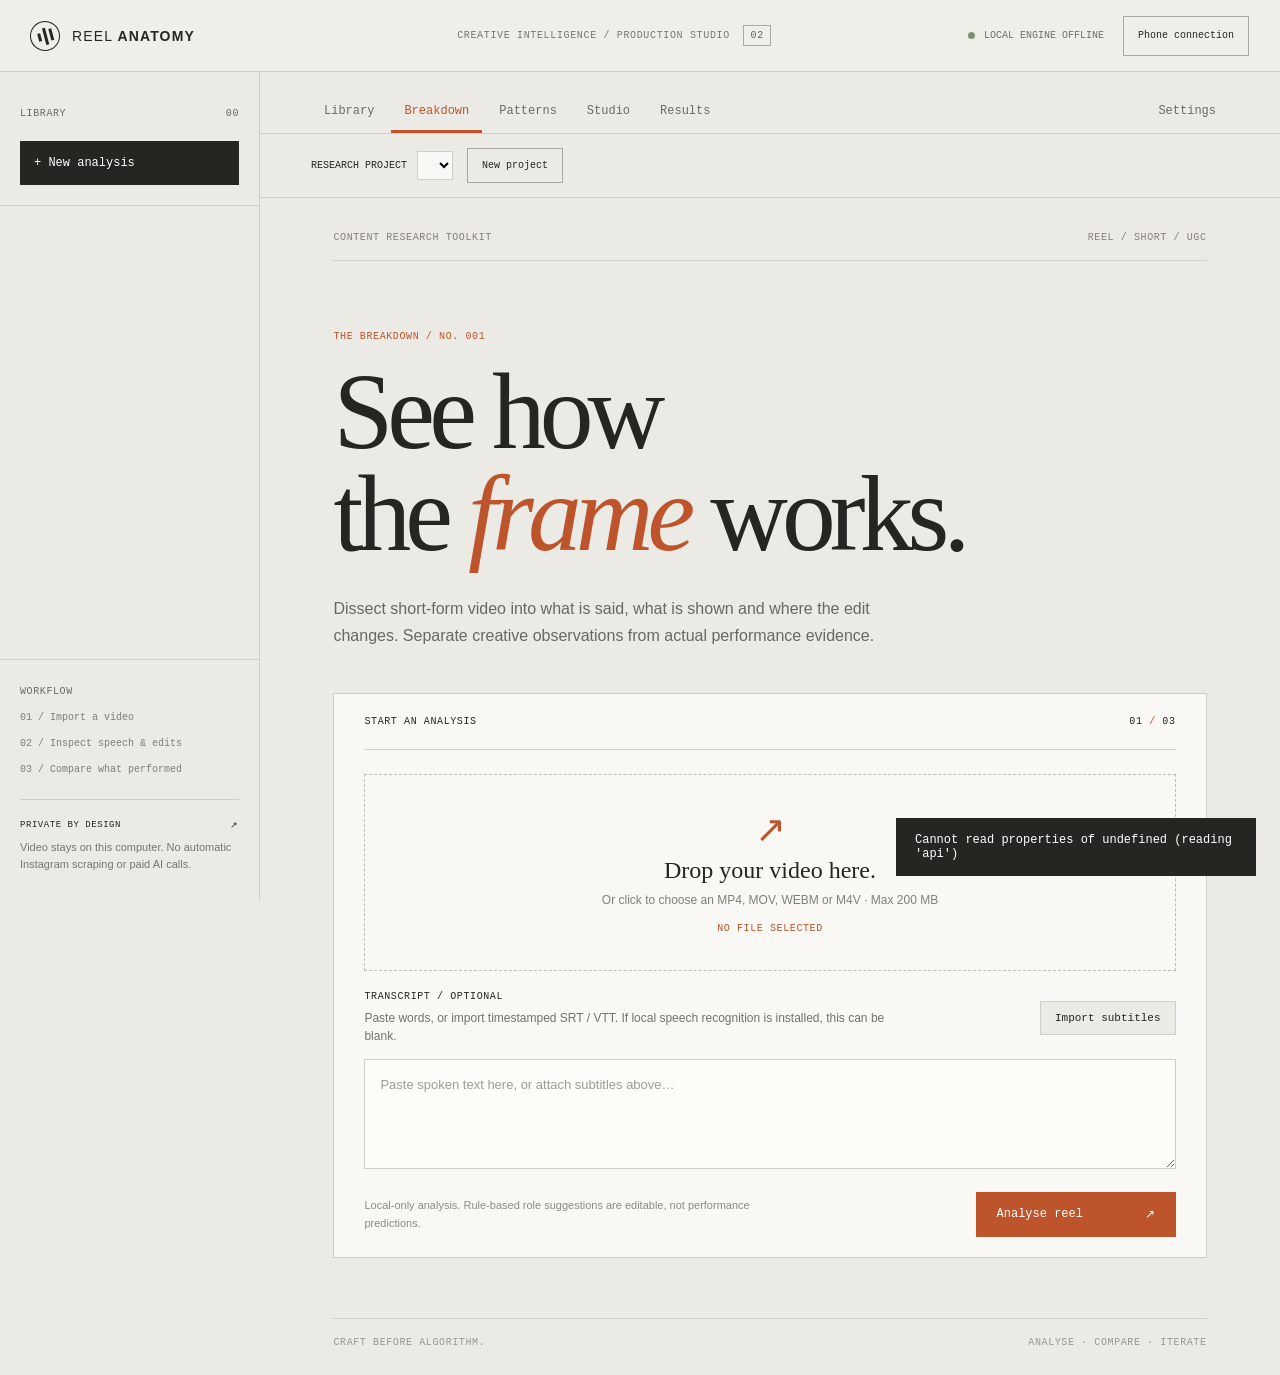
<file: web/index.html>
<!doctype html>
<html lang="en">
<head>
  <meta charset="utf-8">
  <meta name="viewport" content="width=device-width, initial-scale=1, viewport-fit=cover">
  <meta name="theme-color" content="#eceae4">
  <link rel="manifest" href="/manifest.webmanifest">
  <link rel="apple-touch-icon" href="/icons/icon-180.png">
  <meta name="apple-mobile-web-app-capable" content="yes">
  <meta name="apple-mobile-web-app-status-bar-style" content="default">
  <meta name="apple-mobile-web-app-title" content="Reel Anatomy">
  <title>Reel Anatomy · Creative analysis workbench</title>
  <link rel="stylesheet" href="/web/style.css">
  <link rel="stylesheet" href="/web/studio.css">
  <link rel="stylesheet" href="/web/mobile.css">
</head>
<body>
  <div class="shell">
    <header class="topbar">
      <div class="brand" aria-label="Reel Anatomy">
        <div class="brand-mark"><span></span><span></span><span></span></div>
        <div class="brand-name">REEL <strong>ANATOMY</strong></div>
      </div>
      <div class="top-center">CREATIVE INTELLIGENCE / PRODUCTION STUDIO <span class="version">02</span></div>
      <div class="header-right"><span class="live-dot"></span><span id="system-status">Checking local engine</span></div>
    </header>
    <div class="workspace">
      <aside class="sidebar">
        <div class="side-top">
          <div class="eyebrow">LIBRARY <span id="project-count">00</span></div>
          <button class="side-new" id="new-project">+ New analysis</button>
        </div>
        <nav id="project-list" class="project-list" aria-label="Saved projects"></nav>
        <div class="side-bottom">
          <span class="eyebrow">WORKFLOW</span>
          <p>01 / Import a video</p>
          <p>02 / Inspect speech &amp; edits</p>
          <p>03 / Compare what performed</p>
          <div class="privacy">PRIVATE BY DESIGN <span>↗</span><small>Video stays on this computer. No automatic Instagram scraping or paid AI calls.</small></div>
        </div>
      </aside>
      <main class="main">
        <nav class="workspace-tabs" aria-label="Research workflow">
          <button data-studio-tab="library">Library</button><button data-studio-tab="breakdown" class="selected">Breakdown</button><button data-studio-tab="patterns">Patterns</button><button data-studio-tab="create">Studio</button><button data-studio-tab="results">Results</button><button data-studio-tab="settings" class="settings-tab">Settings</button>
        </nav>
        <div class="research-bar"><label>RESEARCH PROJECT <select id="research-select" aria-label="Research project"></select></label><button id="new-research" class="outline-button">New project</button><span id="research-context"></span></div>
        <section id="studio-library" class="studio-pane" hidden>
          <div class="studio-heading"><span class="kicker">01 / RESEARCH LIBRARY</span><h1>Find the pattern.<br><em>Keep the evidence.</em></h1><p>Collect relevant videos, not just winners. Keep source footage, observed results and your own experiments separate.</p></div>
          <form id="research-form" class="studio-card" hidden><h3>Define the question</h3><div class="form-grid"><label>Project name<input name="title" maxlength="120" required></label><label>Platform<select name="platform"><option value="instagram">Instagram</option><option value="youtube">YouTube</option><option value="tiktok">TikTok</option><option value="other">Other</option></select></label><label>Topic<input name="topic" maxlength="500" required></label><label>Audience<input name="audience" maxlength="500" required></label><label class="span-two">Objective<input name="objective" maxlength="500" required></label></div><button class="primary-button">Create research project</button></form>
          <details class="studio-card intake" open><summary>Import a collection</summary><p>Processing is local. The durable queue continues while the app runs. Identical footage and transcripts reuse analysis; distinct publications remain separate records.</p>
            <form id="queue-form"><div class="form-grid"><label class="span-two">Videos<input id="queue-files" type="file" multiple accept=".mp4,.mov,.webm,.m4v" required></label><label class="span-two">Optional subtitles, matched by video filename<input id="queue-captions" type="file" multiple accept=".srt,.vtt,.txt"></label><label>Collection<select name="collection"><option value="reference">Reference posts</option><option value="own">Our published posts</option><option value="draft">Our drafts</option></select></label><label>Creator<input name="creator" maxlength="100" placeholder="Same creator name across comparable posts"></label><label>Topic cohort<input name="cohort" maxlength="120" placeholder="Example: software demonstrations"></label><label>Distribution<select name="distribution"><option value="unknown">Unknown</option><option value="organic">Organic, confirmed</option><option value="paid">Paid promotion</option></select></label></div><label class="check-label"><input name="rights_confirmed" type="checkbox" required> I own this footage or have permission to process it.</label><div class="actions"><button id="queue-submit" class="primary-button">Add to analysis queue ↗</button><span id="queue-upload-note" role="status"></span></div></form>
          </details>
          <div class="studio-card"><div class="section-top"><h3>Processing queue</h3><button id="queue-toggle" class="outline-button">Pause queue</button></div><p class="small-note">One worker at a time. Interrupted jobs require explicit resume. Pausing takes effect after the current job.</p><div id="queue-list"></div></div>
          <div class="library-tools"><label class="grow">Search titles, creators and transcripts<input id="research-search" type="search" placeholder="Find a phrase or subject…"></label><label>Collection<select id="collection-filter"><option value="">All collections</option><option value="reference">References</option><option value="own">Our posts</option><option value="draft">Our drafts</option></select></label></div>
          <div class="actions"><label class="file-mini">Import metadata CSV<input id="research-metadata-csv" type="file" accept=".csv"></label><label class="file-mini">Import snapshots CSV<input id="research-snapshot-csv" type="file" accept=".csv"></label><button id="export-library-template" class="outline-button">Export metadata template</button><button id="export-snapshot-template" class="outline-button">Snapshot template</button><button id="export-research" class="outline-button">Export research data</button></div>
          <div id="csv-import-result" class="small-note" role="status"></div><div id="research-posts" class="research-posts"></div>
        </section>
        <section id="studio-patterns" class="studio-pane" hidden>
          <div class="studio-heading"><span class="kicker">03 / PATTERNS</span><h1>Compare fairly.<br><em>Question the winners.</em></h1><p>Compare performance relative to earlier posts from the same creator. These are exploratory associations, never promises of virality.</p></div>
          <div class="library-tools"><label>Observation window<select id="pattern-window"><option value="24h">24 hours ± 6 hours</option><option value="72h">72 hours ± 12 hours</option><option value="7d">7 days ± 1 day</option><option value="lifetime">Lifetime, not age-matched</option></select></label><label>Metric definition<select id="pattern-definition"><option value="instagram_views">Instagram views</option><option value="youtube_views">YouTube views</option><option value="youtube_engaged_views">YouTube engaged views</option><option value="tiktok_views">TikTok views</option><option value="manual_views">Manually defined views</option></select></label><button id="find-patterns" class="primary-button">Compare evidence</button></div><div id="pattern-output"></div>
        </section>
        <section id="studio-create" class="studio-pane" hidden>
          <div class="studio-heading"><span class="kicker">04 / PRODUCTION STUDIO</span><h1>Make something<br><em>worth testing.</em></h1><p>Start with your audience, a truthful promise and footage you can actually make. Relevant examples inform structure, not imitation.</p></div>
          <form id="brief-form" class="studio-card"><div class="section-top"><h3>Our next post</h3><span class="pill">ORIGINAL BRIEF</span></div><div class="form-grid"><label>Topic<input name="topic" required maxlength="250" placeholder="What are we showing?"></label><label>Audience<input name="audience" required maxlength="500" placeholder="Who is this useful for?"></label><label>Goal<input name="goal" required maxlength="120" placeholder="Qualified interest, saves, shares…"></label><label class="span-two">Pattern to test, not a promised result<select id="brief-pattern" name="pattern_key"><option value="">Use my brief without a pattern claim</option><option value="opening_question">Question in the opening</option><option value="early_demo">Show the demonstration early</option><option value="early_proof">Show proof early</option><option value="cta">One clear call to action</option><option value="frequent_cuts">Purposeful visual changes</option></select></label><input type="hidden" id="brief-pattern-window" name="pattern_window" value="72h"><input type="hidden" id="brief-pattern-definition" name="pattern_definition" value="instagram_views"><label>Length in seconds<input name="duration" type="number" min="10" max="120" value="30" required></label><label class="span-two">The honest promise<input name="promise" required maxlength="500" placeholder="What can the viewer learn or see?"></label><label class="span-two">Method / what you will demonstrate<textarea name="method" required maxlength="800" rows="3"></textarea></label><label class="span-two">Actual proof or evidence you can show<textarea name="proof" required maxlength="1500" rows="3" placeholder="Use verified facts. Do not invent a result to complete the story."></textarea></label><label>Available footage<input name="footage" required maxlength="800" placeholder="Screen capture, talking head, product close-up…"></label><label>Tone<input name="tone" maxlength="120" placeholder="Direct, practical, calm…"></label><label class="span-two">One call to action<input name="cta" required maxlength="300"></label></div><button class="primary-button" id="create-plan">Build filming brief ↗</button><p class="small-note">The included planner is a transparent structured tool. Optional local-model refinement is available in Settings; it is never silently enabled.</p></form>
          <div class="library-tools"><label class="grow">Saved filming briefs<select id="plan-select"><option value="">Choose a brief</option></select></label><button id="load-plan" class="outline-button">Open brief</button></div><div id="plan-output"></div>
          <div class="studio-card"><h3>Review the rough cut</h3><p>Measure the uploaded draft against the selected brief. Checks cite actual timestamps and distinguish suggestions from observations.</p><form id="draft-review-form"><div class="form-grid"><label>Our draft<select id="draft-review-post" required></select></label><button class="primary-button">Review against open brief</button></div></form><div id="draft-review-output"></div></div>
        </section>
        <section id="studio-results" class="studio-pane" hidden>
          <div class="studio-heading"><span class="kicker">05 / RESULTS</span><h1>Write the hypothesis.<br><em>Then meet reality.</em></h1><p>Freeze what you intend to test before publication. Keep the original brief and record outcomes, including the ones that disappoint.</p></div>
          <form id="experiment-form" class="studio-card"><h3>Plan a test</h3><div class="form-grid"><label>Filming brief<select id="experiment-plan" required></select></label><label>Our draft / post<select id="experiment-post" required></select></label><label class="span-two">The one major change<textarea name="change" required maxlength="1000" rows="2" placeholder="Show the outcome before the explanation instead of introducing myself first."></textarea></label><label class="span-two">Hypothesis<textarea name="hypothesis" maxlength="1000" rows="2" placeholder="Leave blank to use the brief's hypothesis."></textarea></label><label class="span-two">Observation window<select name="window"><option value="72h">72 hours</option><option value="24h">24 hours</option><option value="7d">7 days</option></select></label><label class="span-two">Primary metric<input name="primary_metric" maxlength="200" placeholder="Leave blank to use the brief's metric."></label></div><button class="primary-button">Record prospective test</button></form><div id="experiment-output"></div>
        </section>
        <section id="studio-settings" class="studio-pane" hidden><div class="studio-heading"><span class="kicker">LOCAL ANALYSIS SETTINGS</span><h1>Know what<br><em>is doing the work.</em></h1><p>English speech transcription and scene detection are included. Learned semantic analysis needs a separately installed local model.</p></div><div class="studio-card"><h3>Optional local model</h3><p>No model downloads, API keys or paid cloud calls are made by this app. The connector uses only Ollama at <code>127.0.0.1:11434</code> and rejects declared cloud-backed models.</p><button id="refresh-models" class="outline-button">Check installed local models</button><p id="model-status" role="status">Semantic analysis has not been configured.</p><form id="model-form"><label>Installed model<select id="model-select"></select></label><label class="check-label"><input id="model-enable" type="checkbox"> Enable explicit local semantic jobs with this model.</label><button class="primary-button">Save local model setting</button></form><p class="small-note">Choose a vision-capable model for sampled-frame descriptions. Text-only models analyse transcripts only. Model output is labelled as a suggestion. This is not a quality benchmark or a guarantee that a local service cannot be modified to forward data.</p></div><div class="studio-card"><h3>Data and scope</h3><p>Source links are provenance, not an automatic downloader. Import footage you may process and genuine analytics. Keep creator, observation window and metric definitions consistent. Mobile filming briefs are exported files, not an exposed local server.</p><p>The app does not publish social posts, invent private insights or predict guaranteed virality.</p></div></section>
        <dialog id="post-dialog" class="post-dialog"><div class="section-top"><h2 id="post-dialog-title">Post evidence</h2><button id="close-post-dialog" class="outline-button">Close</button></div><form id="post-meta-form"><div class="form-grid"><label class="span-two">Title<input name="title" maxlength="120" required></label><label>Creator<input name="creator" maxlength="100"></label><label>Cohort<input name="cohort" maxlength="120"></label><label>Collection<select name="collection"><option value="reference">Reference</option><option value="own">Our published post</option><option value="draft">Our draft</option></select></label><label>Distribution<select name="distribution"><option value="unknown">Unknown</option><option value="organic">Organic, confirmed</option><option value="paid">Paid</option></select></label><label>Platform<select name="platform"><option value="instagram">Instagram</option><option value="youtube">YouTube</option><option value="tiktok">TikTok</option><option value="other">Other</option></select></label><label>Format<select name="format"><option value="reel">Reel</option><option value="short">Short</option><option value="video">Video</option><option value="carousel">Carousel</option><option value="text">Text</option></select></label><label>Published, in your local timezone<input name="published_at" type="datetime-local" step="1"></label><label>Source link<input name="source_url" type="url" placeholder="https://…"></label></div><label class="check-label"><input name="rights_confirmed" type="checkbox"> Processing rights confirmed</label><button class="primary-button">Save metadata</button></form><hr><h3>Record an actual observation</h3><form id="snapshot-form"><div class="form-grid"><label>Window<select name="window"><option value="24h">24 hours</option><option value="72h">72 hours</option><option value="7d">7 days</option><option value="lifetime">Lifetime / current total</option></select></label><label>Metric definition<select name="definition"><option value="instagram_views">Instagram views</option><option value="youtube_views">YouTube views</option><option value="youtube_engaged_views">YouTube engaged views</option><option value="tiktok_views">TikTok views</option><option value="manual_views">Manual views</option></select></label><label class="span-two">Observed, in your local timezone<input name="observed_at" type="datetime-local" step="1" required></label><label>Views<input name="views" type="number" min="0" step="1"></label><label>Engaged views, if supplied<input name="engaged_views" type="number" min="0" step="1"></label><label>Likes<input name="likes" type="number" min="0" step="1"></label><label>Saves<input name="saves" type="number" min="0" step="1"></label><label>Shares<input name="shares" type="number" min="0" step="1"></label><label>Comments<input name="comments" type="number" min="0" step="1"></label><label>Qualified conversions<input name="conversions" type="number" min="0" step="1"></label><label>Average watch time, seconds<input name="average_watch_seconds" type="number" min="0" max="86400" step="0.01"></label><label>3-second retention, percent<input name="retention_3s_pct" type="number" min="0" max="100" step="0.01"></label><label>Completion rate, percent<input name="completion_pct" type="number" min="0" max="100" step="0.01"></label><p class="small-note span-two">Enter watch-time and retention only when your analytics source explicitly supplies them. No retention curve is inferred from views.</p><label class="span-two">Source / provenance<input name="source" maxlength="500" required placeholder="Account export, screenshot, manually observed public count…"></label></div><button class="primary-button">Append observation</button><p class="small-note">Missing values remain unknown. Timed observations must match the recorded publication age.</p></form><div id="post-snapshots"></div><hr><h3>Semantic evidence</h3><button id="deep-analyse-post" class="outline-button">Queue local semantic analysis</button><div id="semantic-output"></div></dialog>

        <section id="start-view" class="start-view">
          <div class="intro-meta"><span>CONTENT RESEARCH TOOLKIT</span><span>REEL / SHORT / UGC</span></div>
          <div class="intro">
            <span class="issue">THE BREAKDOWN / NO. 001</span>
            <h1>See how<br>the <em>frame</em> works.</h1>
            <p class="intro-deck">Dissect short-form video into what is said, what is shown and where the edit changes. Separate creative observations from actual performance evidence.</p>
          </div>
          <div class="form-stage">
            <div class="form-topline"><span>START AN ANALYSIS</span><span>01 <span class="slash">/</span> 03</span></div>
            <form id="upload-form">
              <label class="drop-zone" id="drop-zone">
                <input id="video-file" name="video" type="file" accept="video/mp4,video/quicktime,video/webm,.m4v" multiple required>
                <span class="drop-icon">↗</span>
                <span class="drop-heading">Drop your video here.</span>
                <span class="drop-sub">Or click to choose an MP4, MOV, WEBM or M4V · Max 200 MB</span>
                <span id="chosen-name" class="chosen-name">NO FILE SELECTED</span>
              </label>
              <div class="import-options">
                <div>
                  <div class="field-label">TRANSCRIPT / OPTIONAL</div>
                  <p>Paste words, or import timestamped SRT / VTT. If local speech recognition is installed, this can be blank.</p>
                </div>
                <label class="file-mini">Import subtitles<input id="captions-file" type="file" accept=".srt,.vtt,.txt"></label>
              </div>
              <textarea id="transcript-input" spellcheck="true" rows="4" placeholder="Paste spoken text here, or attach subtitles above…"></textarea>
              <div class="form-bottom">
                <p id="upload-hint">Local-only analysis. Rule-based role suggestions are editable, not performance predictions.</p>
                <button class="primary-button" id="analyze-button" type="submit">Analyse reel <span>↗</span></button>
              </div>
              <div id="upload-progress" class="upload-progress" hidden><span class="spinner"></span><span id="progress-label">Processing the video…</span></div>
            </form>
          </div>
          <div class="bottom-note"><span>CRAFT BEFORE ALGORITHM.</span><span>ANALYSE · COMPARE · ITERATE</span></div>
        </section>
        <section id="analysis-view" hidden>
          <div class="analysis-head">
            <button class="back-link" id="back-to-library">← New analysis</button>
            <div class="analysis-topline"><span>FIELD REPORT <span id="report-no">/ 01</span></span><span id="save-indicator">LOCAL COPY</span></div>
            <div class="analysis-title-row"><div><div class="kicker">VIDEO DECONSTRUCTION</div><h2 id="report-title"></h2></div><button class="outline-button" id="save-button">Save corrections</button></div>
            <div class="report-meta"><span id="report-duration"></span><span id="report-utterances"></span><span id="report-cuts"></span><span id="report-source"></span></div>
            <div id="notice-list" class="notice-list"></div>
          </div>
          <div class="overview">
            <div class="video-column">
              <div class="panel-title"><span>01 / ORIGINAL FOOTAGE</span><span id="video-time">00:00</span></div>
              <div class="video-frame"><video id="player" controls playsinline preload="metadata"></video></div>
              <p class="panel-foot">Select a sentence or shot below to inspect its moment.</p>
            </div>
            <div class="breakdown-column">
              <div class="panel-title"><span>02 / STRUCTURE AT A GLANCE</span><span>PROVISIONAL TAGS</span></div>
              <div class="stat-grid">
                <div class="stat"><strong id="stat-sentences">0</strong><span>UTTERANCES</span></div>
                <div class="stat"><strong id="stat-shots">0</strong><span>SHOT INTERVALS</span></div>
                <div class="stat"><strong id="stat-cut-rate">0</strong><span>CUTS / MIN</span></div>
              </div>
              <div class="structure-title">NARRATIVE MIX <span>BY NUMBER OF UTTERANCES</span></div>
              <div id="role-breakdown" class="role-breakdown"></div>
              <div class="insight-note"><span>EDITOR'S NOTE</span><p id="structure-note"></p></div>
            </div>
          </div>
          <div class="timeline-panel">
            <div class="panel-title"><span>03 / CHRONOLOGICAL MAP</span><span>CLICK A BLOCK TO SEEK</span></div>
            <div class="timeline-label"><span>WHAT IS SAID</span><span>START → FINISH</span></div>
            <div class="timeline-track transcript-track" id="speech-track"></div>
            <div class="timeline-label second"><span>WHERE THE CUTS ARE</span><span>AUTOMATIC ESTIMATE</span></div>
            <div class="timeline-track shot-track" id="shot-track"></div>
            <div class="timeline-key" id="timeline-key"></div>
          </div>
          <section class="detail-panel">
            <div class="panel-title"><span>04 / SENTENCE-BY-SENTENCE</span><span id="sentence-count">0 ROWS</span></div>
            <div class="table-hdr"><span>IN / OUT</span><span>FUNCTION</span><span>SPOKEN CONTENT &amp; BASIS</span></div>
            <div id="sentence-rows"></div>
          </section>
          <section class="detail-panel">
            <div class="panel-title"><span>05 / SHOT INVENTORY</span><span>LABELS ARE EDITABLE</span></div>
            <p class="panel-desc">Shot boundaries are estimated from visual changes. Camera angles and scene descriptions require your review; these are not claimed as computer-vision classifications.</p>
            <div id="shot-grid" class="shot-grid"></div>
          </section>
          <section class="detail-panel performance">
            <div class="panel-title"><span>06 / REAL PERFORMANCE</span><span>USER-SUPPLIED METRICS ONLY</span></div>
            <p class="panel-desc">Enter actual numbers for this video. No estimated views, fabricated retention or automatic Instagram access.</p>
            <div class="metric-fields" id="metric-fields">
              <label>Views <input type="number" min="0" name="views" placeholder="—"></label>
              <label>Likes <input type="number" min="0" name="likes" placeholder="—"></label>
              <label>Saves <input type="number" min="0" name="saves" placeholder="—"></label>
              <label>Shares <input type="number" min="0" name="shares" placeholder="—"></label>
              <label>Comments <input type="number" min="0" name="comments" placeholder="—"></label>
            </div>
            <div class="actions"><button class="outline-button" id="export-json">Export full analysis (.json)</button><button class="outline-button" id="export-csv">Export sentences (.csv)</button><button class="outline-button" id="export-report">Export readable report (.md)</button></div>
          </section>
          <section class="detail-panel comparison">
            <div class="panel-title"><span>07 / ACROSS YOUR LIBRARY</span><span>DESCRIPTIVE COMPARISON</span></div>
            <p class="panel-desc">Compare reported views and engagement rate with structural observations. Missing metrics stay unknown, not zero. Similarity alone does not prove a technique caused success.</p>
            <div id="comparison-table"></div>
            <div class="actions"><label class="file-mini">Import metrics CSV<input type="file" id="import-metrics" accept=".csv,text/csv"></label><button class="outline-button" id="export-comparison">Export comparison (.csv)</button></div>
          </section>
          <div class="bottom-note"><span>CRAFT BEFORE ALGORITHM.</span><span>LOCAL · AUDITABLE · EDITABLE</span></div>
        </section>
      </main>
    </div>
    <div class="toast" id="toast" role="status" aria-live="polite"></div>
  </div>
  <script src="/web/mobile.js"></script>
  <script src="/web/app.js"></script>
  <script src="/web/studio.js"></script>
</body>
</html>
</file>
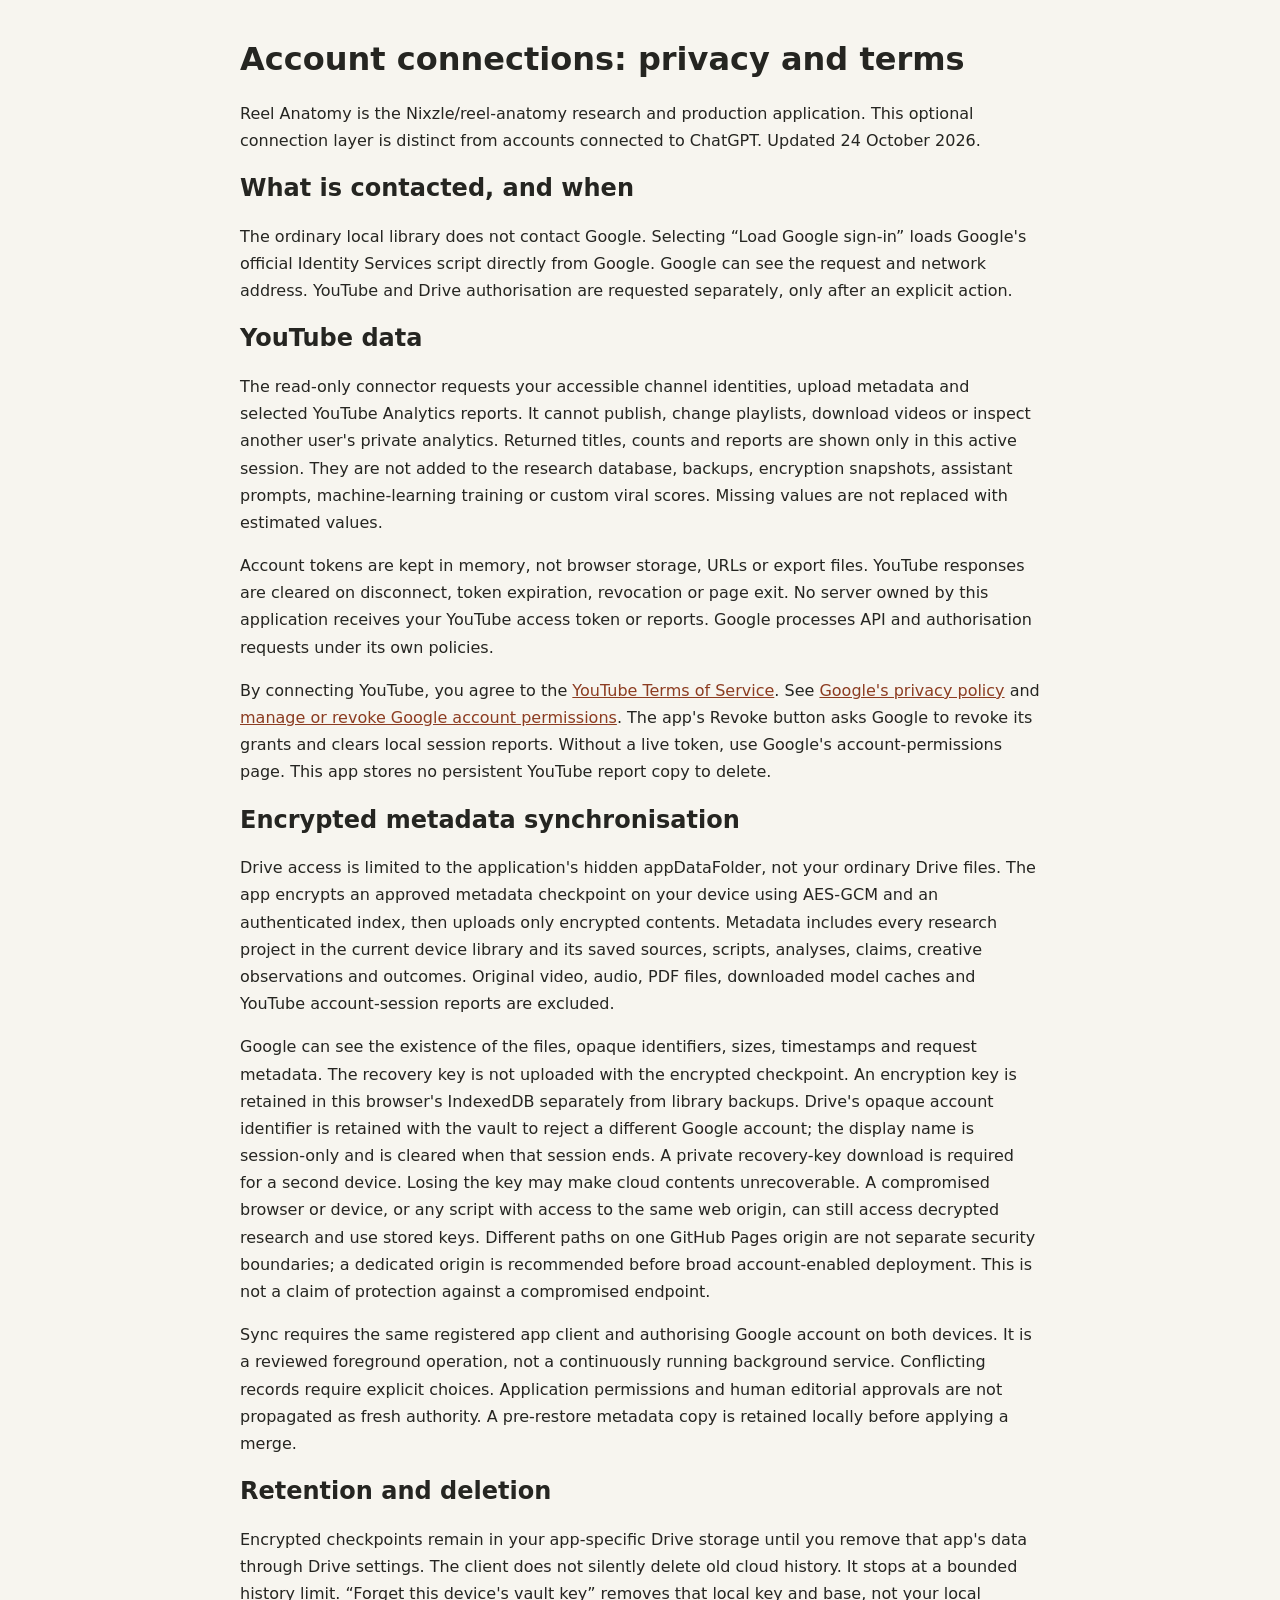
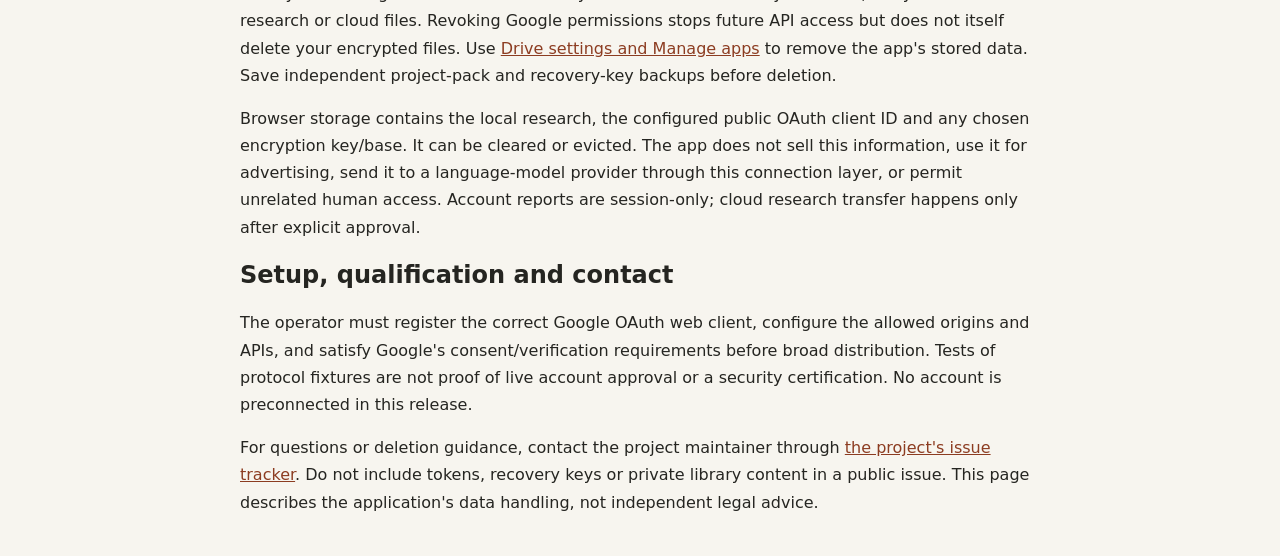
<file: CONNECTIONS_PRIVACY.html>
<!doctype html><html lang="en"><head><meta charset="utf-8"><meta name="viewport" content="width=device-width,initial-scale=1"><meta name="referrer" content="no-referrer"><meta http-equiv="Content-Security-Policy" content="default-src 'none'; style-src 'unsafe-inline'; base-uri 'none'; form-action 'none'"><title>Reel Anatomy account privacy</title><style>body{max-width:800px;margin:40px auto;padding:0 22px;font:16px/1.7 system-ui;color:#252521;background:#f7f5ef}h1,h2{line-height:1.2}a{color:#8c3c21}code{overflow-wrap:anywhere}</style></head><body><h1>Account connections: privacy and terms</h1><p>Reel Anatomy is the Nixzle/reel-anatomy research and production application. This optional connection layer is distinct from accounts connected to ChatGPT. Updated 24 October 2026.</p><h2>What is contacted, and when</h2><p>The ordinary local library does not contact Google. Selecting “Load Google sign-in” loads Google's official Identity Services script directly from Google. Google can see the request and network address. YouTube and Drive authorisation are requested separately, only after an explicit action.</p><h2>YouTube data</h2><p>The read-only connector requests your accessible channel identities, upload metadata and selected YouTube Analytics reports. It cannot publish, change playlists, download videos or inspect another user's private analytics. Returned titles, counts and reports are shown only in this active session. They are not added to the research database, backups, encryption snapshots, assistant prompts, machine-learning training or custom viral scores. Missing values are not replaced with estimated values.</p><p>Account tokens are kept in memory, not browser storage, URLs or export files. YouTube responses are cleared on disconnect, token expiration, revocation or page exit. No server owned by this application receives your YouTube access token or reports. Google processes API and authorisation requests under its own policies.</p><p>By connecting YouTube, you agree to the <a href="https://www.youtube.com/t/terms" rel="noopener noreferrer">YouTube Terms of Service</a>. See <a href="https://policies.google.com/privacy" rel="noopener noreferrer">Google's privacy policy</a> and <a href="https://myaccount.google.com/permissions" rel="noopener noreferrer">manage or revoke Google account permissions</a>. The app's Revoke button asks Google to revoke its grants and clears local session reports. Without a live token, use Google's account-permissions page. This app stores no persistent YouTube report copy to delete.</p><h2>Encrypted metadata synchronisation</h2><p>Drive access is limited to the application's hidden appDataFolder, not your ordinary Drive files. The app encrypts an approved metadata checkpoint on your device using AES-GCM and an authenticated index, then uploads only encrypted contents. Metadata includes every research project in the current device library and its saved sources, scripts, analyses, claims, creative observations and outcomes. Original video, audio, PDF files, downloaded model caches and YouTube account-session reports are excluded.</p><p>Google can see the existence of the files, opaque identifiers, sizes, timestamps and request metadata. The recovery key is not uploaded with the encrypted checkpoint. An encryption key is retained in this browser's IndexedDB separately from library backups. Drive's opaque account identifier is retained with the vault to reject a different Google account; the display name is session-only and is cleared when that session ends. A private recovery-key download is required for a second device. Losing the key may make cloud contents unrecoverable. A compromised browser or device, or any script with access to the same web origin, can still access decrypted research and use stored keys. Different paths on one GitHub Pages origin are not separate security boundaries; a dedicated origin is recommended before broad account-enabled deployment. This is not a claim of protection against a compromised endpoint.</p><p>Sync requires the same registered app client and authorising Google account on both devices. It is a reviewed foreground operation, not a continuously running background service. Conflicting records require explicit choices. Application permissions and human editorial approvals are not propagated as fresh authority. A pre-restore metadata copy is retained locally before applying a merge.</p><h2>Retention and deletion</h2><p>Encrypted checkpoints remain in your app-specific Drive storage until you remove that app's data through Drive settings. The client does not silently delete old cloud history. It stops at a bounded history limit. “Forget this device's vault key” removes that local key and base, not your local research or cloud files. Revoking Google permissions stops future API access but does not itself delete your encrypted files. Use <a href="https://drive.google.com/drive/settings" rel="noopener noreferrer">Drive settings and Manage apps</a> to remove the app's stored data. Save independent project-pack and recovery-key backups before deletion.</p><p>Browser storage contains the local research, the configured public OAuth client ID and any chosen encryption key/base. It can be cleared or evicted. The app does not sell this information, use it for advertising, send it to a language-model provider through this connection layer, or permit unrelated human access. Account reports are session-only; cloud research transfer happens only after explicit approval.</p><h2>Setup, qualification and contact</h2><p>The operator must register the correct Google OAuth web client, configure the allowed origins and APIs, and satisfy Google's consent/verification requirements before broad distribution. Tests of protocol fixtures are not proof of live account approval or a security certification. No account is preconnected in this release.</p><p>For questions or deletion guidance, contact the project maintainer through <a href="https://github.com/Nixzle/reel-anatomy/issues" rel="noopener noreferrer">the project's issue tracker</a>. Do not include tokens, recovery keys or private library content in a public issue. This page describes the application's data handling, not independent legal advice.</p></body></html>
</file>
<file: web/style.css>
/* Local-first: no remote font requests. Falls back to installed system fonts. */
:root{--paper:#eceae4;--white:#f9f8f4;--ink:#252521;--muted:#878780;--line:#cfcfc7;--accent:#be542c;--accent-soft:#efd2c5;--cream:#e5e1d6;--mono:'DM Mono','Consolas',monospace;--sans:'DM Sans','Arial',sans-serif;--serif:'Playfair Display',Georgia,serif}
*{box-sizing:border-box}html{scroll-behavior:smooth}body{margin:0;background:var(--paper);color:var(--ink);font-family:var(--sans);font-size:14px}button,input,textarea,select{font:inherit}button{cursor:pointer}button:focus-visible,input:focus-visible,textarea:focus-visible,select:focus-visible{outline:2px solid var(--accent);outline-offset:3px}a{color:inherit}
[hidden]{display:none!important}::selection{background:var(--accent-soft)}
.topbar{height:72px;display:flex;align-items:center;justify-content:space-between;gap:20px;padding:0 31px 0 30px;border-bottom:1px solid var(--line);background:#efeee9;position:sticky;top:0;z-index:20}
.brand{display:flex;align-items:center;gap:12px;min-width:230px}.brand-mark{width:30px;height:30px;border:1.8px solid var(--ink);border-radius:50%;position:relative;display:flex;align-items:center;justify-content:center;gap:3px;transform:rotate(-15deg)}.brand-mark span{width:3px;background:var(--ink);height:8px}.brand-mark span:nth-child(2){height:17px}.brand-mark span:nth-child(3){height:12px}.brand-name{font-size:14px;letter-spacing:.08em;font-weight:400;white-space:nowrap}.brand-name strong{font-weight:700}
.top-center{font:10px var(--mono);letter-spacing:.065em;color:#777970;text-align:center}.version{border:1px solid #aaa99f;padding:4px 6px;margin-left:7px;color:#62655c}.header-right{display:flex;align-items:center;gap:9px;font:10px var(--mono);color:#6d706b;text-transform:uppercase;min-width:230px;justify-content:flex-end}.live-dot{width:7px;height:7px;border-radius:100%;background:#789571}
.workspace{display:grid;grid-template-columns:260px minmax(0,1fr);min-height:calc(100vh - 72px)}
.sidebar{border-right:1px solid var(--line);display:flex;flex-direction:column;min-height:calc(100vh - 72px);position:sticky;top:72px;height:calc(100vh - 72px);overflow-y:auto;background:var(--paper)}
.side-top{padding:36px 20px 20px}.eyebrow,.kicker,.issue,.intro-meta,.form-topline,.panel-title,.table-hdr,.timeline-label,.timeline-key,.bottom-note,.analysis-topline,.report-meta,.field-label,.metric-fields label,.stat span,.structure-title,.privacy,.chosen-name,.upload-progress,.notice-list,.back-link{font-family:var(--mono);font-size:10px;letter-spacing:.06em}
.eyebrow{display:flex;justify-content:space-between;color:#6b6b64}.side-new{background:var(--ink);color:white;border:0;text-align:left;width:100%;margin:22px 0 0;padding:15px 14px;font:12px var(--mono);display:flex;justify-content:space-between}.side-new:hover{background:var(--accent)}
.project-list{flex:1;display:block;border-top:1px solid var(--line)}.project-nav{border:0;border-bottom:1px solid var(--line);background:transparent;display:flex;flex-direction:column;gap:7px;width:100%;text-align:left;padding:17px 20px 17px 24px;position:relative}.project-nav:hover,.project-nav.active{background:#e0ded5}.project-nav.active:before{content:'';position:absolute;left:0;top:0;bottom:0;width:3px;background:var(--accent)}.project-nav strong{font-size:13px;font-weight:600;white-space:nowrap;overflow:hidden;text-overflow:ellipsis;width:100%}.project-nav small{font:9px var(--mono);color:var(--muted)}.empty-library{padding:28px 20px;color:var(--muted);line-height:1.6;font-size:12px}
.side-bottom{padding:26px 20px;margin-top:auto;border-top:1px solid var(--line)}.side-bottom p{font:10px var(--mono);color:#7e7e76;margin:15px 0}.privacy{border-top:1px solid var(--line);margin-top:24px;padding-top:20px;font-size:9px;color:var(--ink);display:block}.privacy span{float:right}.privacy small{font:11px/1.6 var(--sans);display:block;color:#76766e;margin-top:9px;letter-spacing:normal}
.main{min-width:0;max-width:1680px;width:100%;margin:0 auto}.start-view{min-height:calc(100vh - 72px);padding:34px 7.2% 0}.intro-meta{display:flex;justify-content:space-between;color:#828078;border-bottom:1px solid var(--line);padding-bottom:17px}.intro{padding:65px 0 44px}.issue{color:var(--accent)}.intro h1{font-size:clamp(58px,8.4vw,132px);line-height:.95;font-family:var(--serif);font-weight:500;letter-spacing:-.055em;margin:19px 0 31px}.intro h1 em{font-weight:500;color:var(--accent)}.intro-deck{font-size:16px;color:#686860;line-height:1.65;max-width:560px;margin:0}
.form-stage{max-width:940px;border:1px solid var(--line);background:var(--white);padding:0 30px 20px;margin-bottom:60px}.form-topline{display:flex;justify-content:space-between;padding:22px 0;border-bottom:1px solid var(--line)}.slash{color:var(--accent)}.drop-zone{display:flex;align-items:center;flex-direction:column;justify-content:center;min-height:197px;border:1px dashed #bebdb5;margin-top:24px;padding:18px;transition:background .2s,border-color .2s;text-align:center;position:relative}.drop-zone:hover,.drop-zone.dragover{background:#f3eee6;border-color:var(--accent)}.drop-zone input{position:absolute;inset:0;opacity:0;width:100%;cursor:pointer}.drop-icon{font-family:var(--serif);font-size:37px;color:var(--accent);line-height:1}.drop-heading{font:500 24px var(--serif);margin:9px 0}.drop-sub{font-size:12px;color:#808078}.chosen-name{font-size:10px;color:var(--accent);margin-top:16px}.import-options{display:flex;align-items:center;justify-content:space-between;gap:15px;padding:20px 0 14px}.import-options p{font-size:12px;color:#73736e;margin:7px 0 0;max-width:530px;line-height:1.5}.file-mini{position:relative;padding:10px 14px;border:1px solid var(--line);font:11px var(--mono);white-space:nowrap;cursor:pointer;background:var(--paper)}.file-mini input{position:absolute;inset:0;opacity:0;cursor:pointer;width:100%}textarea{border:1px solid var(--line);background:#fdfcf9;width:100%;padding:15px;resize:vertical;min-height:80px;color:var(--ink);font:13px/1.5 var(--sans)}textarea::placeholder{color:#9e9d93}.form-bottom{display:flex;gap:15px;align-items:center;justify-content:space-between;padding:20px 0 0}.form-bottom p{font:11px/1.6 var(--sans);max-width:420px;color:#8b8b81;margin:0}.primary-button{background:var(--accent);border:0;color:white;font:12px var(--mono);padding:15px 21px;display:flex;justify-content:space-between;gap:50px;min-width:200px}.primary-button:hover{background:#a64422}.primary-button:disabled{opacity:.5;cursor:not-allowed}.upload-progress{display:flex;gap:10px;align-items:center;padding-top:20px;color:var(--accent)}.spinner{height:13px;width:13px;border-radius:100%;border:2px solid #e4b6a5;border-top-color:var(--accent);animation:spin .8s linear infinite}@keyframes spin{to{transform:rotate(360deg)}}
.bottom-note{display:flex;justify-content:space-between;gap:20px;border-top:1px solid var(--line);padding:18px 0 28px;color:#97978f}
#analysis-view{padding:27px 5% 20px}.back-link{border:0;background:transparent;color:var(--accent);padding:0;margin:0 0 30px}.analysis-topline{display:flex;justify-content:space-between;padding-bottom:16px;border-bottom:1px solid var(--line);color:#84837a}.analysis-title-row{display:flex;justify-content:space-between;align-items:end;gap:24px;margin:25px 0}.kicker{color:var(--accent)}.analysis-title-row h2{font:500 clamp(32px,4vw,56px)/1.07 var(--serif);margin:12px 0 0;letter-spacing:-.035em;overflow-wrap:anywhere}.outline-button{background:transparent;border:1px solid #a8a89e;padding:11px 14px;font:10px var(--mono);white-space:nowrap;color:var(--ink)}.outline-button:hover{border-color:var(--accent);color:var(--accent)}.report-meta{display:flex;flex-wrap:wrap;gap:18px;padding-bottom:23px;color:#7c7d75}.report-meta span:not(:first-child):before{content:'·';margin-right:17px;color:#adaca3}.notice-list{padding:0 0 8px}.notice{border-left:2px solid var(--accent);padding:9px 12px;background:#e9dbcd;margin-bottom:6px;line-height:1.5;color:#80533e}
.overview{display:grid;grid-template-columns:minmax(0,1.25fr) minmax(310px,.75fr);gap:30px;border-top:1px solid var(--line);padding:24px 0 36px}.panel-title{display:flex;justify-content:space-between;gap:15px;color:#65665e;margin-bottom:20px}.panel-title span:last-child{color:#9b9b91}.video-frame{aspect-ratio:16/9;background:#181817;display:flex;align-items:center;justify-content:center;overflow:hidden}.video-frame video{display:block;width:100%;height:100%;object-fit:contain}.panel-foot{font-size:11px;color:#8e8d84}
.breakdown-column{border:1px solid var(--line);background:#f3f1ea;padding:20px}.stat-grid{display:grid;grid-template-columns:repeat(3,1fr);border-top:1px solid var(--line);border-bottom:1px solid var(--line);margin-bottom:25px}.stat{padding:22px 10px 18px;text-align:center;display:flex;flex-direction:column;gap:12px}.stat+.stat{border-left:1px solid var(--line)}.stat strong{font:500 38px var(--serif);letter-spacing:-.05em}.stat span{font-size:8px;color:#8a8a80}.structure-title{display:flex;justify-content:space-between;gap:8px;margin:0 0 15px}.structure-title span{color:#aaa99f;font-size:8px}.role-breakdown{display:flex;flex-direction:column;gap:13px}.role-line{display:grid;grid-template-columns:94px minmax(0,1fr) 26px;align-items:center;gap:11px;font-size:11px}.role-line label{white-space:nowrap}.role-line b{font:10px var(--mono);font-weight:400;text-align:right}.meter{height:7px;background:#dedbd2}.meter div{height:100%;background:var(--ink)}.role-line.is-hook .meter div{background:var(--accent)}.insight-note{margin-top:27px;border-top:1px solid var(--line);padding-top:18px}.insight-note span{font:10px var(--mono);color:var(--accent)}.insight-note p{font:14px/1.55 var(--serif);margin:9px 0 0}
.timeline-panel,.detail-panel{border-top:1px solid var(--line);padding:28px 0 35px}.timeline-label{display:flex;justify-content:space-between;color:#818177;margin:20px 0 8px}.timeline-label.second{margin-top:20px}.timeline-track{height:45px;display:flex;position:relative;background:#dad8d0;overflow:hidden}.timeline-track button{position:absolute;border:0;border-right:2px solid var(--paper);top:0;bottom:0;min-width:3px;padding:0;overflow:hidden;cursor:pointer}.transcript-track button{background:#918f85}.transcript-track button.hook{background:var(--accent)}.transcript-track button.cta{background:#3d6258}.transcript-track button.problem{background:#ac8f5a}.transcript-track button:hover,.shot-track button:hover{filter:brightness(.78)}.shot-track{height:25px}.shot-track button{background:#a7a49a}.shot-track button:nth-child(even){background:#7c7d77}.timeline-key{display:flex;gap:17px;margin-top:14px;color:#85847a;flex-wrap:wrap}.legend-dot{display:inline-block;vertical-align:middle;width:8px;height:8px;margin-right:5px;background:#918f85}.legend-dot.hook{background:var(--accent)}.legend-dot.cta{background:#3d6258}.legend-dot.problem{background:#ac8f5a}
.table-hdr,.sentence-row{display:grid;grid-template-columns:120px 150px minmax(0,1fr);gap:18px;align-items:start}.table-hdr{border-bottom:1px solid var(--ink);padding:14px 0;color:#818177}.sentence-row{border-bottom:1px solid var(--line);padding:20px 0;position:relative}.sentence-row:hover{background:#e7e3d8}.time-button{border:0;background:transparent;color:var(--accent);font:11px var(--mono);text-align:left;padding:0}.role-select{max-width:135px;width:100%;padding:7px 4px;background:#eeece5;border:1px solid #b9b8ae;font:10px var(--mono)}.row-text{width:100%;font:16px/1.4 var(--serif);padding:1px 0;border:0;border-bottom:1px dashed transparent;background:transparent;resize:vertical;min-height:35px}.row-text:focus{border-color:var(--accent);outline:none}.row-reason{font-size:11px;color:#8a887f;margin-top:5px;line-height:1.5}
.panel-desc{font-size:12px;line-height:1.6;color:#85847c;max-width:710px;margin:-3px 0 20px}.shot-grid{display:grid;grid-template-columns:repeat(auto-fill,minmax(185px,1fr));gap:14px}.shot-card{background:#f8f7f2;border:1px solid var(--line);padding:0 0 14px}.shot-card img{display:block;width:100%;aspect-ratio:16/9;object-fit:cover;background:#c9c6be;cursor:pointer}.shot-body{padding:12px 12px 0}.shot-time{font:10px var(--mono);color:var(--accent);display:flex;justify-content:space-between;margin-bottom:9px}.shot-card input{background:transparent;border:0;border-bottom:1px solid var(--line);padding:7px 0;width:100%;font:13px var(--sans)}.shot-card input:focus{outline:none;border-color:var(--accent)}
.metric-fields{display:grid;grid-template-columns:repeat(5,minmax(0,1fr));gap:12px}.metric-fields label{display:flex;flex-direction:column;gap:9px;color:#838179}.metric-fields input{width:100%;border:1px solid var(--line);background:var(--white);padding:12px;font:14px var(--sans);color:var(--ink)}.actions{display:flex;gap:9px;margin-top:25px;flex-wrap:wrap}.comparison-table{width:100%;border-collapse:collapse}.comparison-table th,.comparison-table td{border-bottom:1px solid var(--line);padding:13px 10px;text-align:left;font-size:12px}.comparison-table th{font:9px var(--mono);color:#8b8b82}.comparison-table td:first-child{max-width:250px;overflow-wrap:anywhere}.comparison-table td.number{text-align:right;font:11px var(--mono)}.comparison-table th:not(:first-child){text-align:right}.comparison-table tr.current{background:#e6e0d4}.no-comparison{padding:30px 0;color:var(--muted);font-size:12px}
.toast{position:fixed;right:24px;bottom:24px;background:var(--ink);color:white;padding:15px 19px;font:12px var(--mono);z-index:99;max-width:360px;opacity:0;transform:translateY(15px);transition:.2s;pointer-events:none}.toast.visible{opacity:1;transform:translateY(0)}
@media(max-width:1100px){.workspace{grid-template-columns:210px minmax(0,1fr)}.brand{min-width:auto}.top-center{display:none}.header-right{min-width:auto}.start-view{padding-left:6%;padding-right:6%}.overview{grid-template-columns:1fr}.breakdown-column{max-width:none}}
@media(max-width:680px){.topbar{height:58px;padding:0 16px}.header-right{font-size:9px}.brand-name{font-size:12px}.brand-mark{width:26px;height:26px}.workspace{display:block}.sidebar{position:static;min-height:0;height:auto;border-right:0;border-bottom:1px solid var(--line);display:block}.side-top{padding:13px 17px;display:flex;align-items:center;justify-content:space-between}.side-top .eyebrow{gap:10px}.side-new{margin:0;width:auto;padding:10px 12px;font-size:10px}.project-list{display:flex;overflow-x:auto;border-top:0;gap:0}.project-nav{min-width:170px;max-width:190px;border-bottom:0;border-right:1px solid var(--line);padding:12px}.empty-library{padding:8px 17px}.side-bottom{display:none}.start-view{padding:23px 18px 0}.intro{padding:50px 0 32px}.intro h1{font-size:clamp(52px,14vw,75px)}.intro-deck{font-size:14px}.form-stage{padding:0 16px 15px}.drop-zone{min-height:165px}.form-bottom{align-items:stretch;flex-direction:column}.form-bottom .primary-button{width:100%}#analysis-view{padding:23px 17px 10px}.analysis-title-row{align-items:start;flex-direction:column}.report-meta{gap:9px}.report-meta span:not(:first-child):before{margin-right:8px}.table-hdr,.sentence-row{grid-template-columns:89px minmax(0,1fr);gap:8px}.table-hdr span:nth-child(2){display:none}.sentence-row .role-select{grid-column:2;grid-row:1;width:150px}.sentence-row .row-content{grid-column:1/-1}.row-text{font-size:15px}.metric-fields{grid-template-columns:repeat(2,minmax(0,1fr))}.overview{gap:20px}.stat strong{font-size:31px}.intro-meta{font-size:8px}.panel-title{font-size:8px}.structure-title{font-size:9px}.privacy{display:none}}
</file>
<file: web/studio.css>
/* Research and production controls, using the existing editorial design system. */
.workspace-tabs{display:flex;gap:4px;flex-wrap:wrap;padding:20px 5% 0;border-bottom:1px solid var(--line);background:var(--paper)}
.workspace-tabs button{border:0;border-bottom:3px solid transparent;background:transparent;padding:12px 13px;color:#6b6b63;font:12px var(--mono)}
.workspace-tabs button.selected{border-color:var(--accent);color:var(--accent)}.workspace-tabs .settings-tab{margin-left:auto}
.research-bar{padding:14px 5%;display:flex;align-items:center;gap:14px;border-bottom:1px solid var(--line);font:10px var(--mono)}.research-bar label{display:flex;align-items:center;gap:10px}.research-bar select{padding:7px;border:1px solid var(--line);background:var(--white);max-width:260px}.research-bar>span{color:var(--muted);margin-left:auto;max-width:40%;line-height:1.5}
.studio-pane{padding:34px 5% 60px;max-width:1400px}.studio-heading{margin:7px 0 33px;max-width:800px}.studio-heading h1{font:500 clamp(38px,4.3vw,70px)/1.02 var(--serif);letter-spacing:-.045em;margin:16px 0 20px}.studio-heading h1 em{color:var(--accent)}.studio-heading p,.studio-card>p{color:#6c6b61;line-height:1.65;font-size:14px;max-width:760px}
.studio-card{border:1px solid var(--line);background:var(--white);padding:24px;margin-bottom:22px}.studio-card summary{font:500 23px var(--serif);cursor:pointer}.studio-card h3{font:500 23px var(--serif);margin:0 0 16px}.section-top{display:flex;align-items:center;justify-content:space-between;gap:15px;margin-bottom:15px}.section-top h3{margin:0}
.form-grid{display:grid;grid-template-columns:repeat(2,minmax(0,1fr));gap:18px;margin:20px 0}.form-grid label,.library-tools label,#model-form>label{display:flex;flex-direction:column;gap:8px;color:#66665d;font:11px/1.4 var(--mono)}.form-grid input,.form-grid select,.form-grid textarea,.library-tools input,.library-tools select,#model-select,.plan-editor textarea,.plan-editor input,.experiment-assessment{width:100%;min-width:0;border:1px solid var(--line);padding:11px;background:#fffefa;color:var(--ink);font:14px/1.5 var(--sans)}.form-grid .span-two{grid-column:1/-1}.check-label{display:flex!important;align-items:center;gap:9px;margin:17px 0;font:12px/1.6 var(--sans)!important;color:#68665b}.check-label input{width:auto}.small-note{font:12px/1.6 var(--sans);color:#77776c;overflow-wrap:anywhere}.studio-card .small-note{font-size:12px}.library-tools{display:flex;align-items:end;gap:15px;flex-wrap:wrap;margin:25px 0 20px}.library-tools .grow{flex:1;min-width:180px}.library-tools label{min-width:150px}.research-posts{display:grid;gap:12px;margin-top:25px}.research-post{display:grid;grid-template-columns:minmax(0,1fr) auto;gap:20px;padding:22px;border:1px solid var(--line);background:#f5f3ed}.research-post h3{font:500 23px/1.2 var(--serif);margin:8px 0 10px;overflow-wrap:anywhere}.research-post p{color:#7b796d;font:11px/1.6 var(--mono);margin:0}.research-post .actions{margin:0;align-items:center;justify-content:flex-end;max-width:300px}.pill{font:9px var(--mono);border:1px solid #b7b6a9;padding:5px 7px;display:inline-block;color:#6c6d62;text-transform:uppercase;margin-right:8px}.empty-state{padding:35px;border:1px dashed var(--line);font:15px/1.7 var(--serif);color:#79776a;margin:20px 0}.queue-row{display:flex;align-items:center;justify-content:space-between;border-top:1px solid var(--line);gap:15px;padding:13px 0}.queue-row strong{font-size:13px}.queue-row small{display:block;color:#858174;line-height:1.5;margin-top:4px}.queue-row .actions{margin:0}.queue-row[data-state="failed"]{border-left:3px solid var(--accent);padding-left:10px}.queue-row[data-state="complete"] .pill{border-color:#85937e;color:#526a4d}
.pattern-grid{display:grid;grid-template-columns:repeat(2,minmax(0,1fr));gap:16px}.pattern-grid .studio-card{margin:0}.pattern-numbers{font:500 34px var(--serif);margin:15px 0 7px}.pattern-numbers small{font:11px var(--mono);color:#7c7c72}.evidence-link{border:0;background:transparent;color:var(--accent);padding:5px 0;text-align:left;text-decoration:underline;font-size:12px;display:block}.limits-box{border-left:3px solid var(--accent);background:#e9e3d6;padding:15px 20px;margin:20px 0;color:#726451;font-size:12px;line-height:1.7}.limits-box p{margin:6px 0}.mini-stats{display:flex;gap:25px;flex-wrap:wrap;margin:20px 0}.mini-stats strong{font:500 35px var(--serif);display:block}.mini-stats span{font:10px var(--mono);color:#77796e}.post-dialog{width:min(760px,calc(100vw - 24px));max-height:88vh;overflow:auto;border:1px solid var(--line);background:var(--white);padding:27px;color:var(--ink)}.post-dialog::backdrop{background:#17171488}.post-dialog h2{font:500 31px var(--serif);margin:0;overflow-wrap:anywhere}.post-dialog h3{font:500 23px var(--serif)}.post-dialog hr{border:0;border-top:1px solid var(--line);margin:30px 0}.snapshot-entry,.semantic-entry,.review-observation{border-bottom:1px solid var(--line);padding:13px 0;overflow-wrap:anywhere;font-size:13px;line-height:1.6}.semantic-entry label{display:flex;gap:9px;align-items:start}.semantic-entry input{margin-top:6px}.semantic-entry .pill{font-size:8px}.plan-openings{display:grid;grid-template-columns:repeat(3,minmax(0,1fr));gap:12px;margin:20px 0}.opening-option{border:1px solid var(--line);padding:17px;background:#f0ede4;text-align:left;font:16px/1.5 var(--serif)}.opening-option strong{display:block;font:10px var(--mono);color:var(--accent);margin-bottom:10px}.plan-beat{display:grid;grid-template-columns:90px minmax(0,1fr);gap:16px;border-top:1px solid var(--line);padding:21px 0}.plan-beat .beat-time{font:11px/1.7 var(--mono);color:var(--accent)}.plan-beat label{display:flex;flex-direction:column;gap:6px;margin:0 0 12px;font:10px var(--mono);color:#76756b}.plan-beat textarea{min-height:65px}.plan-editor .section-top{align-items:start}.plan-editor h2{font:500 35px var(--serif);margin:0}.plan-editor .primary-button{min-width:0}.hypothesis-label{display:flex;flex-direction:column;gap:10px;font:11px var(--mono);margin:20px 0}.hypothesis-label textarea{background:var(--white)}.experiment-card textarea{min-height:100px;margin-top:15px}.experiment-card p{line-height:1.6}.snapshot-table{width:100%;border-collapse:collapse;font-size:12px}.snapshot-table td,.snapshot-table th{text-align:left;border-bottom:1px solid var(--line);padding:10px 6px;overflow-wrap:anywhere}.snapshot-table th{font:10px var(--mono);color:#77746a}.inline-error{color:#953e22}.studio-pane code{overflow-wrap:anywhere}
@media(max-width:900px){.pattern-grid{grid-template-columns:1fr}.research-post{grid-template-columns:1fr}.research-post .actions{justify-content:flex-start;max-width:none}.plan-openings{grid-template-columns:1fr}.research-bar>span{display:none}}
@media(max-width:680px){.workspace-tabs{padding:10px 10px 0;gap:0}.workspace-tabs button{font-size:10px;padding:10px}.workspace-tabs .settings-tab{margin-left:0}.research-bar{padding:12px 17px;flex-wrap:wrap}.research-bar label{flex-direction:column;align-items:start;gap:6px}.research-bar select{max-width:230px}.research-bar .outline-button{margin-top:14px}.studio-pane{padding:26px 17px 40px}.studio-heading h1{font-size:43px}.studio-card{padding:17px}.form-grid{grid-template-columns:1fr;gap:14px}.form-grid .span-two{grid-column:auto}.library-tools{align-items:stretch;flex-direction:column}.library-tools label{min-width:0}.library-tools .primary-button{width:100%}.plan-beat{grid-template-columns:1fr;gap:8px}.plan-beat .beat-time{display:flex;gap:12px}.post-dialog{padding:18px}.post-dialog .section-top h2{font-size:24px}.snapshot-table{table-layout:fixed;font-size:10px}.queue-row{align-items:start}.queue-row .actions{flex-direction:column}.plan-editor .section-top{flex-direction:column}.section-top{flex-wrap:wrap}.plan-editor h2{font-size:29px}.workspace-tabs{overflow-x:auto;flex-wrap:nowrap}.workspace-tabs button{white-space:nowrap}}
</file>
<file: phone.css>
/* Standalone touch and safe-area layer, no pairing screen or relay controls. */
:root{--phone-safe-top:env(safe-area-inset-top,0px);--phone-safe-bottom:env(safe-area-inset-bottom,0px)}
body{padding-top:var(--phone-safe-top);padding-bottom:calc(var(--phone-safe-bottom) + 18px)}
.topbar{top:var(--phone-safe-top)}.sidebar{top:calc(72px + var(--phone-safe-top));height:calc(100dvh - 72px - var(--phone-safe-top))}
button,input,select,.file-mini{min-height:44px}.studio-pane input,.studio-pane select,.studio-pane textarea{font-size:16px}
#boot{position:fixed;inset:0;z-index:200;background:var(--paper);display:grid;place-items:center;padding:26px}#boot>div{max-width:520px}#boot h1{font:500 50px/1.1 var(--serif);letter-spacing:-.04em}#boot p{line-height:1.7}
#install-dialog p{font:16px/1.6 var(--sans)}.toast{bottom:calc(22px + var(--phone-safe-bottom))}dialog{scroll-padding-bottom:40px}.phone-summary{padding:14px;background:var(--cream)}
@media(max-width:680px){.topbar{gap:8px}.topbar #system-status{display:none}.topbar .header-right{min-width:0;width:10px}.topbar #install-phone{margin-left:auto}.sidebar{position:static;height:auto}.workspace-tabs{position:sticky;top:calc(58px + var(--phone-safe-top));z-index:12}.studio-pane{padding-bottom:calc(50px + var(--phone-safe-bottom))}.form-grid input,.form-grid select{min-height:46px}.actions{gap:12px}.primary-button{min-height:46px}.post-dialog{max-height:calc(95dvh - var(--phone-safe-top) - var(--phone-safe-bottom));padding-bottom:30px}.topbar .brand{gap:7px}.brand-name{font-size:12px}.pattern-numbers{font-size:30px}}
</file>
<file: sanctum.css>
.sanctum-heading{display:flex;align-items:start;justify-content:space-between;gap:24px;margin:5px 0 25px}.sanctum-heading h1{font:500 clamp(42px,5vw,72px)/1.04 var(--serif);letter-spacing:-.045em;margin:15px 0 19px}.sanctum-heading h1 em{color:var(--accent)}.sanctum-heading p{max-width:650px;line-height:1.7;color:#6b695f}.sanctum-pane h2{font:500 29px/1.2 var(--serif)}.room-tabs{display:flex;gap:8px;border-bottom:1px solid var(--line);margin:25px 0 30px;overflow-x:auto}.room-tabs button{background:none;border:0;border-bottom:3px solid transparent;padding:12px 14px;font:12px var(--mono);white-space:nowrap}.room-tabs button.selected{color:var(--accent);border-color:var(--accent)}.sanctum-pane .hypothesis-label input,.sanctum-pane .hypothesis-label textarea,#ultron-mode,#local-model-select{border:1px solid var(--line);padding:12px;background:var(--white);color:var(--ink);font:15px/1.5 var(--sans);width:100%;min-width:0}.source-card{border:1px solid var(--line);padding:20px;background:var(--white);display:grid;grid-template-columns:25px minmax(0,1fr);gap:14px}.source-card h3{font:500 24px/1.2 var(--serif);margin:10px 0;overflow-wrap:anywhere}.source-card p{font:12px/1.7 var(--sans);color:#777368;overflow-wrap:anywhere;margin:5px 0}.source-card input{width:18px;height:18px}.source-card a{color:var(--accent)}.source-card .actions{margin-top:12px}.source-citation{font:10px var(--mono);letter-spacing:.04em;color:var(--accent)}.claim-card{border:1px solid var(--line);background:var(--white);padding:22px;margin-bottom:18px}.claim-card h3{font:500 24px/1.4 var(--serif);overflow-wrap:anywhere}.evidence-quote{white-space:pre-wrap;border-left:2px solid var(--line);padding:10px 14px;font:14px/1.7 var(--serif);overflow-wrap:anywhere}.claim-card[data-conflict="true"]{border-left:3px solid var(--accent)}.run-card{border-bottom:1px solid var(--line);padding:18px 0;overflow-wrap:anywhere}.run-card li{font:12px/1.6 var(--sans);margin:7px 0}.ultron-intro{display:flex;align-items:center;gap:18px}.ultron-intro h2{margin:0 0 8px}.ultron-intro p{margin:0;font-size:14px;line-height:1.6;color:#777368}.ultron-mark{width:55px;height:55px;flex:none;display:grid;place-items:center;border:1px solid var(--ink);border-radius:50%;font:500 30px var(--serif);color:var(--accent)}.ultron-message{margin:22px 0;border:1px solid var(--line);background:var(--white);padding:22px}.ultron-message .question{font:500 23px/1.35 var(--serif);margin:12px 0 20px}.ultron-answer{white-space:pre-wrap;line-height:1.8;font-size:15px;overflow-wrap:anywhere}.ultron-message .receipt{font:10px/1.6 var(--mono);color:#777368;margin-top:18px}.ultron-message .citation-links{display:flex;flex-wrap:wrap;gap:7px;margin-top:15px}.ultron-message .citation-links button{padding:8px 10px;border:1px solid var(--line);background:transparent;font:10px var(--mono);color:var(--accent)}#context-preview{white-space:pre-wrap;overflow-wrap:anywhere;font:12px/1.6 var(--mono);max-height:60vh;overflow:auto}.research-error{color:#973f27;border-left:3px solid #973f27;padding:10px 14px;background:#f5e6dc}.sanctum-pane select{max-width:100%}.room-tabs button:focus-visible,.source-card button:focus-visible{outline:2px solid var(--accent);outline-offset:2px}.sanctum-pane .check-label{align-items:flex-start!important}.sanctum-pane .check-label input{flex:none;margin-top:3px}
@media(max-width:680px){.sanctum-heading{display:block}.sanctum-heading h1{font-size:45px}.sanctum-heading>.pill{margin-top:6px;line-height:1.6}.room-tabs{gap:0}.room-tabs button{padding:12px 11px;font-size:11px}.source-card{padding:16px;gap:9px;grid-template-columns:21px minmax(0,1fr)}.source-card h3{font-size:22px}.ultron-message{padding:17px}.ultron-message .question{font-size:21px}.ultron-answer{font-size:15px}.sanctum-pane .actions>*{max-width:100%}.sanctum-pane .mini-stats{gap:18px}.sanctum-pane .primary-button{min-width:0}.claim-card{padding:17px}.source-card .outline-button{white-space:normal}.sanctum-pane .section-top{align-items:start}.sanctum-pane .library-tools{flex-direction:column;align-items:stretch}.sanctum-pane .hypothesis-label input,.sanctum-pane textarea,#source-dialog input,#source-dialog textarea{font-size:16px}}
</file>
<file: factory.css>
.factory-layout{display:grid;grid-template-columns:minmax(240px,360px) minmax(0,1fr);gap:28px;margin:25px 0}.factory-preview-wrap{align-self:start;position:sticky;top:150px}.factory-preview-wrap canvas{display:block;width:100%;height:auto;max-height:65vh;object-fit:contain;background:#ece8de;border:1px solid var(--line)}.factory-preview-wrap input[type=range]{width:100%}.factory-claim-choices{display:grid;gap:8px;margin:20px 0}.factory-claim-choices label{display:flex;gap:10px;align-items:start;padding:12px;border:1px solid var(--line);font:13px/1.6 var(--sans)}.factory-claim-choices input{flex:none;margin-top:4px}.factory-shot{margin:18px 0;padding:24px;border:1px solid var(--line);background:var(--white)}.factory-shot h3{font:500 26px var(--serif);margin:0 0 15px}.factory-shot input,.factory-shot select,.factory-shot textarea,#factory-create select,#factory-campaign,#factory-title,#factory-size,#factory-mode,#factory-reviewer,#factory-metric,#factory-window,#factory-audio-rights,#factory-audio-note{width:100%;min-width:0;background:#fcfbf7;border:1px solid var(--line);padding:11px;font:15px/1.45 var(--sans);color:var(--ink)}.factory-shot .check-label input{width:auto}.factory-evidence-select{display:flex;flex-direction:column;gap:8px;margin:12px 0}.factory-evidence-select label{display:flex;gap:9px;align-items:start;font-size:12px;line-height:1.6}.factory-evidence-select input{width:auto;flex:none}.factory-asset-note{overflow-wrap:anywhere;font:11px/1.6 var(--mono);color:#777469}#factory-audit ul{padding-left:20px;font:13px/1.7 var(--sans)}#factory-audit .factory-blocker{color:#943f2b}#factory-progress{width:100%;margin-top:20px;accent-color:var(--accent)}.factory-output{border:1px solid var(--line);padding:18px;margin:18px 0}.factory-output video{display:block;max-height:60vh;max-width:100%;margin:12px 0;background:#222}.factory-output a{display:inline-block;margin:5px 8px 5px 0}.factory-actions-muted{opacity:.55;pointer-events:none}
@media(max-width:850px){.factory-layout{grid-template-columns:1fr}.factory-preview-wrap{position:static;max-width:360px;width:100%;margin:auto}.factory-shot{padding:16px}.factory-shot input,.factory-shot select,.factory-shot textarea,#factory-editor input,#factory-editor select{font-size:16px}.factory-output{padding:14px}}
</file>
<file: release_desk.css>
.workflow-grid{display:grid;grid-template-columns:repeat(2,minmax(0,1fr));gap:18px;margin:25px 0}.workflow-card{background:var(--white);border:1px solid var(--line);padding:25px;text-align:left;color:var(--ink)}.workflow-card span{display:block;color:var(--accent);font:10px var(--mono);margin-bottom:20px}.workflow-card strong{font:500 30px/1.1 var(--serif)}.workflow-card p{font:14px/1.7 var(--sans);color:#767165;max-width:420px}.workflow-card:hover{border-color:var(--accent)}.release-progress{min-height:24px;font:12px/1.6 var(--mono);overflow-wrap:anywhere;margin-top:15px}.release-gates{display:grid;gap:10px}.release-gates article{border-left:2px solid var(--line);padding:10px 15px}.release-gates strong{display:block;margin-bottom:5px}.release-gates p{margin:0;font-size:12px;line-height:1.6}.storage-entries{max-height:280px;overflow-y:auto}.storage-entry{padding:12px 0;border-bottom:1px solid var(--line);font:12px/1.6 var(--sans);overflow-wrap:anywhere}.storage-entry a{color:var(--accent)}#source-document-action{margin:12px 0}#device-diagnostics{white-space:pre-wrap;overflow-wrap:anywhere;font:11px/1.6 var(--mono);max-height:320px;overflow:auto}.pack-notice{font-size:12px;line-height:1.7;color:#777368}.update-banner{padding:14px 18px;border:1px solid var(--accent);background:var(--white);margin:16px 0}.release-actions{display:flex;gap:10px;flex-wrap:wrap;align-items:center}
@media(max-width:680px){.workflow-grid{grid-template-columns:1fr}.workflow-card{padding:22px}.workflow-card strong{font-size:28px}.release-actions{flex-direction:column;align-items:stretch}.release-actions button,.release-actions label{white-space:normal;text-align:center;min-height:42px}body[data-view=home] .sidebar{display:none}#document-page{font-size:16px}}

.mobile-workflow{display:none}@media(max-width:680px){.workspace-tabs>button{display:none}.workspace-tabs{overflow:visible;padding:10px 17px!important}.mobile-workflow{display:flex;align-items:center;justify-content:space-between;gap:20px;width:100%;font:10px var(--mono);text-transform:uppercase}.mobile-workflow select{min-height:44px;min-width:210px;max-width:75%;font:16px var(--sans);padding:8px 12px;background:var(--white);color:var(--ink);border:1px solid var(--line);text-transform:none}.mobile-workflow select:focus-visible{outline:2px solid var(--accent);outline-offset:2px}}
</file>
<file: creative_lab.css>
.lab-tabs{display:flex;gap:7px;flex-wrap:wrap;margin:20px 0 27px}.lab-tabs button{padding:11px 13px;background:transparent;border:1px solid var(--line);font:11px var(--mono)}.lab-tabs button.selected{background:var(--ink);color:var(--white)}#room-lab input:not([type=checkbox]),#room-lab select{width:100%;padding:11px;background:var(--white);border:1px solid var(--line);color:var(--ink);font:14px var(--sans)}#room-lab .check-label input{width:18px;flex:none}#room-lab p{line-height:1.65}.lab-item{border:1px solid var(--line);background:var(--white);padding:20px;margin:18px 0}.lab-item h3{font:500 25px/1.3 var(--serif);margin:13px 0}.lab-item blockquote{margin:15px 0;padding-left:16px;border-left:2px solid var(--accent);font:16px/1.6 var(--serif);overflow-wrap:anywhere}.lab-item .lab-issue{padding:12px 0;border-top:1px solid var(--line);font-size:13px}.lab-item .lab-issue strong{display:block;margin-bottom:6px}.lab-retention-svg{display:block;width:100%;height:auto;max-height:290px}.lab-retention-table{border-collapse:collapse;width:100%}.lab-retention-table td,.lab-retention-table th{text-align:left;font:12px var(--mono);padding:10px;border-bottom:1px solid var(--line)}.lab-stale{border-left:3px solid var(--accent);padding:10px 14px;background:#eee0d4}.lab-counts{font:10px/1.7 var(--mono);color:var(--muted)}.lab-reference-match{white-space:pre-wrap;font:13px/1.6 var(--mono);padding:14px;background:var(--paper);overflow-wrap:anywhere}#room-lab .lab-form-error{border-left:3px solid var(--accent);padding:10px;font-size:13px}@media(max-width:680px){#room-lab input:not([type=checkbox]),#room-lab textarea,#room-lab select{font-size:16px}.lab-tabs{display:grid;grid-template-columns:1fr 1fr}.lab-tabs button{font-size:10px;padding:13px 8px}.lab-item{padding:15px}.lab-item .actions>*{white-space:normal}.lab-retention-table td,.lab-retention-table th{padding:8px 4px;font-size:10px}}

#room-lab,#lab-reviews,#lab-retention-result{scroll-margin-top:160px}@media(max-width:680px){.sanctum-pane>.room-tabs{display:grid;grid-template-columns:repeat(3,minmax(0,1fr));overflow:visible;gap:0}.sanctum-pane>.room-tabs button{white-space:normal;min-width:0;font-size:10px;padding:13px 5px}.sanctum-pane>.room-tabs button:last-child{grid-column:2 / 4}#room-lab,#lab-reviews,#lab-retention-result{scroll-margin-top:140px}}
</file>
<file: connections.css>
.connection-table{width:100%;border-collapse:collapse;table-layout:fixed}.connection-table th,.connection-table td{padding:10px 8px;border-bottom:1px solid var(--line);text-align:left;overflow-wrap:anywhere;font-size:12px}.connection-table th{font:10px var(--mono)}.connection-scroll{overflow:auto}.connection-status{white-space:pre-wrap;line-height:1.6;overflow-wrap:anywhere}.connection-warning{border-left:3px solid var(--accent);padding:12px 16px;background:var(--white);line-height:1.7}.sync-conflict{border:1px solid var(--line);padding:15px;margin:12px 0;overflow-wrap:anywhere}.sync-conflict pre{white-space:pre-wrap;max-height:170px;overflow:auto;font-size:11px}.sync-conflict select{width:100%;padding:10px}.connection-identity{font:11px/1.7 var(--mono);overflow-wrap:anywhere}.youtube-card{padding:16px;border:1px solid var(--line);margin:12px 0}.youtube-card h4{font:500 22px/1.3 var(--serif);margin:10px 0}.report-table{max-height:350px;overflow:auto}.google-connect input[type=text]{width:100%;min-width:0;padding:11px;border:1px solid var(--line);background:var(--white);font:14px var(--sans)}@media(max-width:680px){.google-connect input[type=text]{font-size:16px}.connection-table th,.connection-table td{font-size:11px;padding:8px 5px}.google-connect .actions>*{max-width:100%}.google-connect .actions{align-items:stretch}.connection-warning{padding:12px}.google-connect .outline-button{white-space:normal}}
.google-connect .check-label{align-items:flex-start;gap:10px}.google-connect .check-label input[type=checkbox]{flex:none;margin-top:5px}.google-connect .check-label span{min-width:0;line-height:1.7}
</file>
<file: web/mobile.css>
/* iOS safe areas and touch targets; no independent native iOS runtime. */
.mobile-gate{position:fixed;inset:0;background:var(--paper);z-index:80;overflow:auto;padding:calc(25px + env(safe-area-inset-top,0px)) 22px calc(30px + env(safe-area-inset-bottom,0px))}
.mobile-gate-inner{max-width:620px;margin:7vh auto}.mobile-wordmark{font:11px var(--mono);letter-spacing:.06em}.mobile-gate h1{font:500 clamp(48px,10vw,76px)/1.03 var(--serif);letter-spacing:-.04em;margin:30px 0}.mobile-gate p{line-height:1.7}.mobile-gate label{display:block;font-size:13px}.mobile-gate textarea{margin:10px 0 16px;font-size:16px}.mobile-dialog{width:min(680px,calc(100vw - 28px));max-height:calc(100dvh - env(safe-area-inset-top,0px) - env(safe-area-inset-bottom,0px) - 48px);overflow:auto;border:1px solid var(--line);padding:24px;background:var(--white);color:var(--ink)}.mobile-dialog::backdrop,.brief-viewer::backdrop{background:#171714aa}.mobile-dialog h2{font:500 30px var(--serif);margin:0}.mobile-dialog h3{font:500 23px var(--serif)}.mobile-dialog p{line-height:1.7;font-size:13px}.mobile-dialog section{border-top:1px solid var(--line);padding:20px 0}.mobile-dialog button{margin:7px 4px 7px 0;min-height:44px}.mobile-dialog textarea{font-size:16px;overflow-wrap:anywhere}.offline-card{border-bottom:1px solid var(--line);padding:14px 0}.offline-card strong,.offline-card small{display:block;margin-bottom:8px}.brief-viewer{width:min(850px,calc(100vw - 12px));height:calc(100dvh - env(safe-area-inset-top,0px) - env(safe-area-inset-bottom,0px) - 20px);padding:12px;border:1px solid var(--line);background:var(--paper)}.brief-viewer iframe{display:block;width:100%;height:calc(100% - 55px);border:0;margin-top:10px}.brief-viewer button{min-height:44px}#mobile-network-state{padding:12px 5%;background:#eadac6;color:#6e4735;font-size:13px;line-height:1.6}#pair-error{color:#9d3621}#mobile-menu-button{margin-left:10px;min-height:40px;font-size:10px;letter-spacing:0}
@media(max-width:680px){
 :root{--phone-safe-top:env(safe-area-inset-top,0px);--phone-safe-bottom:env(safe-area-inset-bottom,0px);--phone-header:calc(60px + var(--phone-safe-top))}
 .topbar{height:var(--phone-header);padding:var(--phone-safe-top) max(12px,env(safe-area-inset-right,0px)) 0 max(12px,env(safe-area-inset-left,0px));gap:6px;position:sticky;top:0}.topbar .brand{gap:7px}.topbar .brand-name{font-size:11px}.topbar .brand-mark{width:24px;height:24px}.header-right{gap:3px}.header-right #system-status,.header-right .live-dot{display:none}#mobile-menu-button{font-size:10px;padding:8px;min-height:44px;margin:0}
 .sidebar{display:none}.main{padding-bottom:calc(86px + var(--phone-safe-bottom))}.workspace{min-height:calc(100dvh - var(--phone-header))}.workspace-tabs{position:fixed;bottom:0;left:0;right:0;top:auto;z-index:35;padding:7px max(6px,env(safe-area-inset-right,0px)) calc(7px + var(--phone-safe-bottom)) max(6px,env(safe-area-inset-left,0px));border-top:1px solid var(--line);border-bottom:0;justify-content:space-between;background:var(--white);overflow-x:auto}.workspace-tabs button{min-height:44px;padding:8px;font-size:10px;flex-shrink:0;border-bottom:0;border-top:2px solid transparent}.workspace-tabs button.selected{border-top-color:var(--accent)}.research-bar{padding:10px 17px}.research-bar label{flex:1}.research-bar select{max-width:100%;width:100%;font-size:16px}.research-bar .outline-button{min-height:44px}
 .studio-pane input,.studio-pane select,.studio-pane textarea,.post-dialog input,.post-dialog select,.post-dialog textarea,.metric-fields input,.row-text,.role-select,#transcript-input{font-size:16px!important}.primary-button,.outline-button,.file-mini{min-height:44px}.studio-pane{padding-top:24px}.studio-heading h1{font-size:40px}.post-dialog{max-height:calc(100dvh - var(--phone-safe-top) - var(--phone-safe-bottom) - 36px);margin-top:calc(18px + var(--phone-safe-top));overscroll-behavior:contain}.toast{bottom:calc(85px + var(--phone-safe-bottom));right:15px;left:15px;max-width:none}.start-view{min-height:0}.intro{padding-top:28px}.intro h1{font-size:52px}.form-stage{margin-bottom:28px}.video-frame{aspect-ratio:auto;min-height:210px;max-height:60dvh}.video-frame video{max-height:60dvh;min-height:210px}.table-hdr{font-size:9px}.shot-grid{grid-template-columns:repeat(2,minmax(0,1fr))}.mobile-dialog{padding:18px}.mobile-dialog .section-top{align-items:center}.mobile-dialog h2{font-size:25px}
}
</file>
